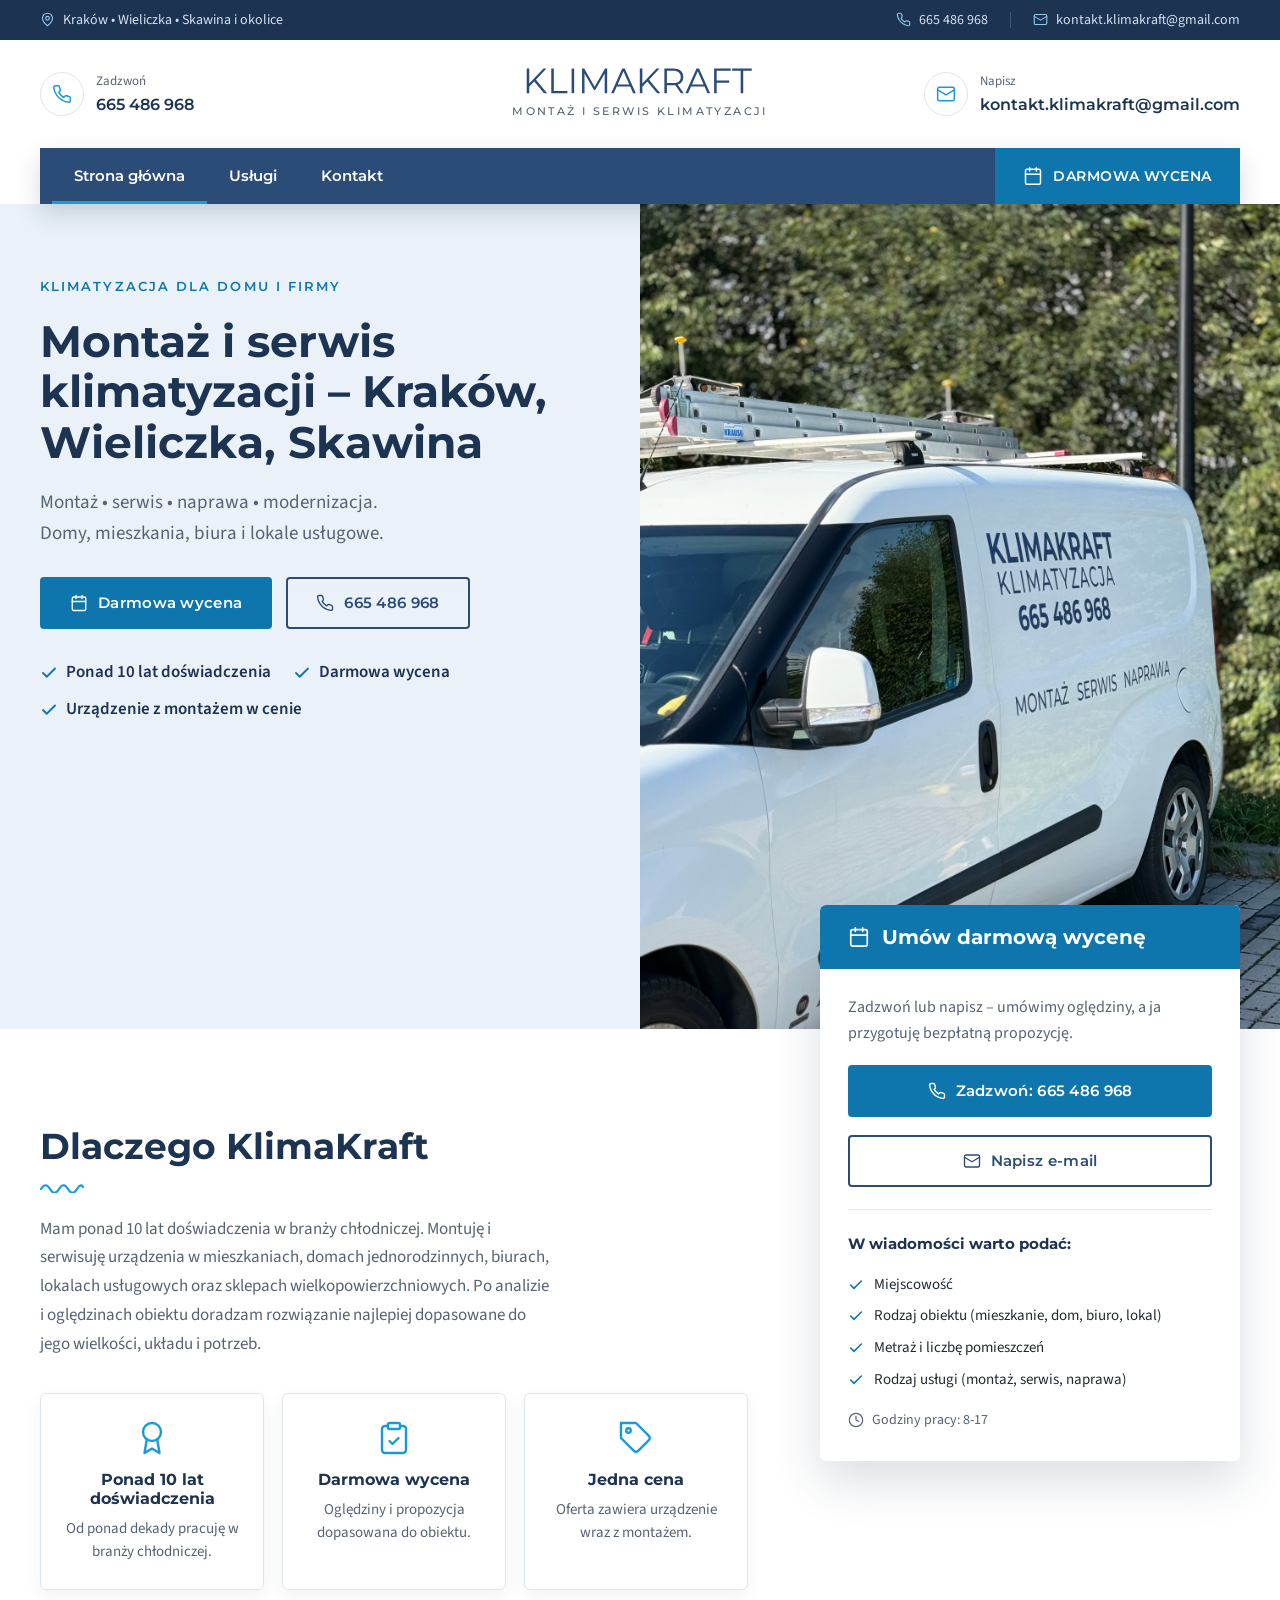
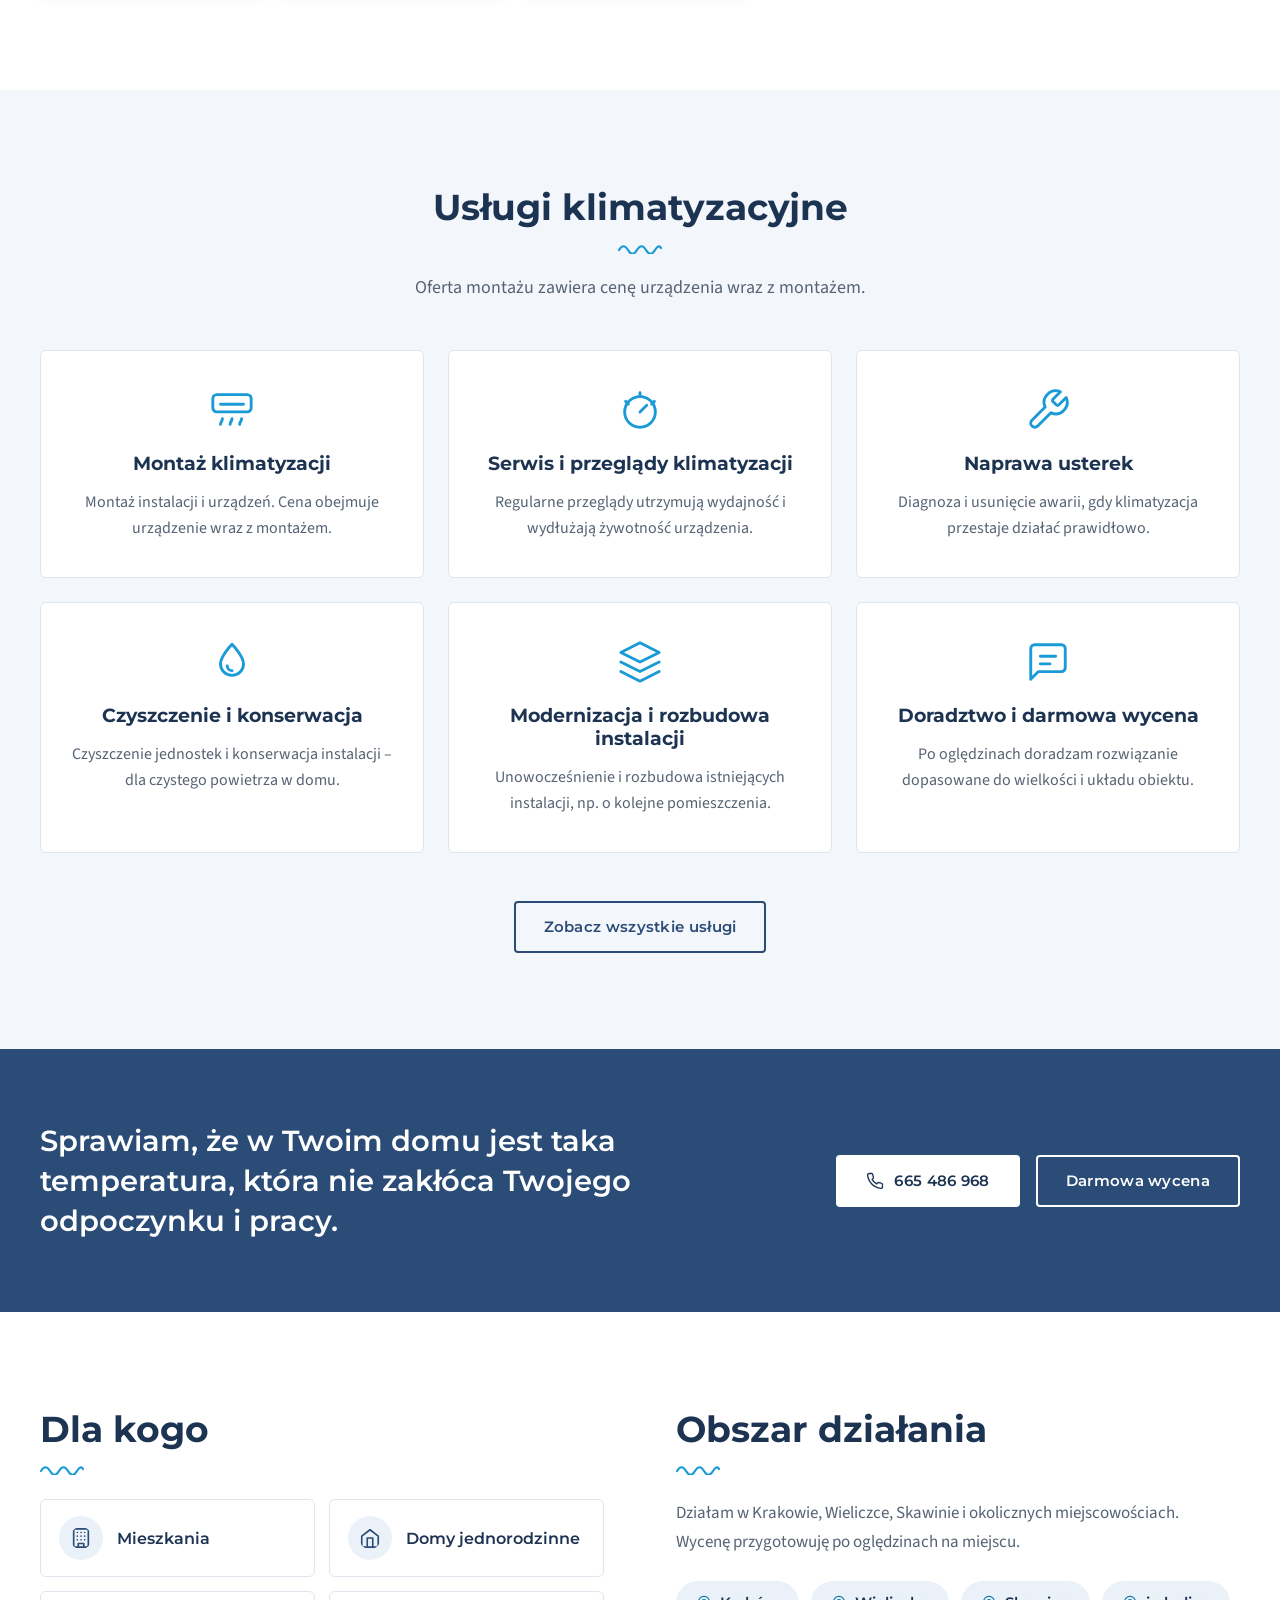
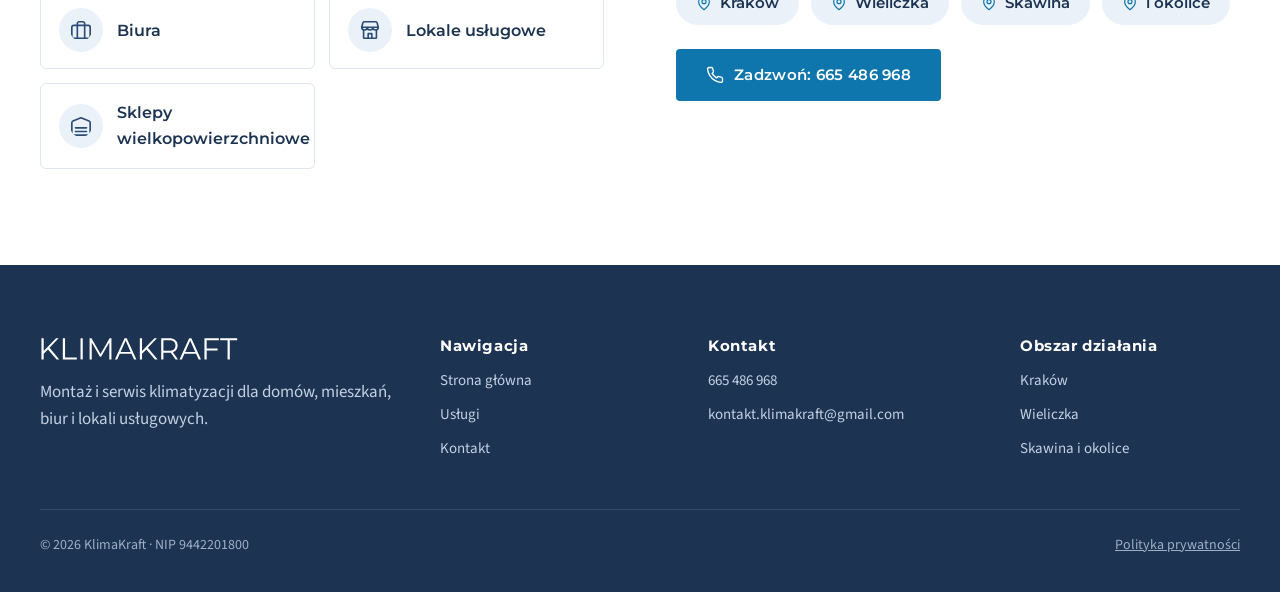
<file: index.html>
<!doctype html>
<html lang="pl">
<head>
<meta charset="utf-8">
<meta name="viewport" content="width=device-width, initial-scale=1, viewport-fit=cover">
<title>Montaż i serwis klimatyzacji Kraków, Wieliczka | KlimaKraft</title>
<meta name="description" content="Montaż, serwis i naprawa klimatyzacji w Krakowie, Wieliczce i Skawinie. Ponad 10 lat doświadczenia. Darmowa wycena – zadzwoń: 665 486 968.">
<meta name="robots" content="index, follow">
<link rel="canonical" href="https://klimakraft.pl/">
<meta name="theme-color" content="#2b4c77">
<meta property="og:type" content="website">
<meta property="og:locale" content="pl_PL">
<meta property="og:site_name" content="KlimaKraft">
<meta property="og:title" content="Montaż i serwis klimatyzacji Kraków, Wieliczka | KlimaKraft">
<meta property="og:description" content="Montaż, serwis i naprawa klimatyzacji w Krakowie, Wieliczce i Skawinie. Ponad 10 lat doświadczenia. Darmowa wycena – zadzwoń: 665 486 968.">
<meta property="og:url" content="https://klimakraft.pl/">
<meta property="og:image" content="https://klimakraft.pl/og-klimakraft.jpg">
<meta property="og:image:width" content="1200">
<meta property="og:image:height" content="630">
<meta name="twitter:card" content="summary_large_image">
<link rel="icon" href="favicon.ico" sizes="32x32">
<link rel="icon" href="favicon.svg" type="image/svg+xml">
<link rel="apple-touch-icon" href="apple-touch-icon.png">
<link rel="preload" href="montserrat-latin-700-normal.woff2" as="font" type="font/woff2" crossorigin>
<link rel="preload" href="source-sans-3-latin-400-normal.woff2" as="font" type="font/woff2" crossorigin>
<link rel="stylesheet" href="style.css">
<script type="application/ld+json">{
 "@context": "https://schema.org",
 "@type": "HVACBusiness",
 "@id": "https://klimakraft.pl/#firma",
 "name": "KlimaKraft",
 "description": "Montaż, serwis, naprawa i modernizacja klimatyzacji w Krakowie, Wieliczce, Skawinie i okolicach.",
 "url": "https://klimakraft.pl/",
 "logo": "https://klimakraft.pl/logo-klimakraft.svg",
 "image": "https://klimakraft.pl/og-klimakraft.jpg",
 "telephone": "+48665486968",
 "email": "kontakt.klimakraft@gmail.com",
 "areaServed": [
  {
   "@type": "City",
   "name": "Kraków"
  },
  {
   "@type": "City",
   "name": "Wieliczka"
  },
  {
   "@type": "City",
   "name": "Skawina"
  }
 ],
 "knowsLanguage": "pl",
 "hasOfferCatalog": {
  "@type": "OfferCatalog",
  "name": "Usługi klimatyzacyjne",
  "itemListElement": [
   {
    "@type": "Offer",
    "itemOffered": {
     "@type": "Service",
     "name": "Montaż klimatyzacji"
    }
   },
   {
    "@type": "Offer",
    "itemOffered": {
     "@type": "Service",
     "name": "Serwis i przeglądy klimatyzacji"
    }
   },
   {
    "@type": "Offer",
    "itemOffered": {
     "@type": "Service",
     "name": "Naprawa usterek"
    }
   },
   {
    "@type": "Offer",
    "itemOffered": {
     "@type": "Service",
     "name": "Czyszczenie i konserwacja"
    }
   },
   {
    "@type": "Offer",
    "itemOffered": {
     "@type": "Service",
     "name": "Modernizacja i rozbudowa instalacji"
    }
   },
   {
    "@type": "Offer",
    "itemOffered": {
     "@type": "Service",
     "name": "Doradztwo i darmowa wycena"
    }
   }
  ]
 }
}</script>
</head>
<body>
<a class="skip" href="#tresc">Przejdź do treści</a>
<div class="topbar">
<div class="wrap topbar__in">
<p class="topbar__area"><svg class="ic" viewBox="0 0 24 24" aria-hidden="true" focusable="false"><path d="M20 10c0 6-8 12-8 12s-8-6-8-12a8 8 0 0 1 16 0Z"/><circle cx="12" cy="10" r="3"/></svg>Kraków • Wieliczka • Skawina i okolice</p>
<p class="topbar__contact"><a href="tel:+48665486968"><svg class="ic" viewBox="0 0 24 24" aria-hidden="true" focusable="false"><path d="M22 16.92v3a2 2 0 0 1-2.18 2 19.79 19.79 0 0 1-8.63-3.07 19.5 19.5 0 0 1-6-6 19.79 19.79 0 0 1-3.07-8.67A2 2 0 0 1 4.11 2h3a2 2 0 0 1 2 1.72c.13.96.36 1.9.7 2.81a2 2 0 0 1-.45 2.11L8.09 9.91a16 16 0 0 0 6 6l1.27-1.27a2 2 0 0 1 2.11-.45c.91.34 1.85.57 2.81.7A2 2 0 0 1 22 16.92z"/></svg>665 486 968</a><span class="sep" aria-hidden="true"></span><a href="mailto:kontakt.klimakraft@gmail.com"><svg class="ic" viewBox="0 0 24 24" aria-hidden="true" focusable="false"><rect x="2" y="4" width="20" height="16" rx="2"/><path d="m22 7-10 6L2 7"/></svg>kontakt.klimakraft@gmail.com</a></p>
</div>
</div>
<header class="header">
<div class="wrap">
<div class="header__main">
<a class="hinfo" href="tel:+48665486968"><span class="hinfo__ic"><svg class="ic" viewBox="0 0 24 24" aria-hidden="true" focusable="false"><path d="M22 16.92v3a2 2 0 0 1-2.18 2 19.79 19.79 0 0 1-8.63-3.07 19.5 19.5 0 0 1-6-6 19.79 19.79 0 0 1-3.07-8.67A2 2 0 0 1 4.11 2h3a2 2 0 0 1 2 1.72c.13.96.36 1.9.7 2.81a2 2 0 0 1-.45 2.11L8.09 9.91a16 16 0 0 0 6 6l1.27-1.27a2 2 0 0 1 2.11-.45c.91.34 1.85.57 2.81.7A2 2 0 0 1 22 16.92z"/></svg></span><span><span class="hinfo__lab">Zadzwoń</span><span class="hinfo__val">665 486 968</span></span></a>
<a class="brand" href="/" aria-label="KlimaKraft – strona główna"><img src="logo-klimakraft.svg" alt="KlimaKraft" width="230" height="27"><span class="brand__tag">Montaż i serwis klimatyzacji</span></a>
<a class="hinfo hinfo--end" href="mailto:kontakt.klimakraft@gmail.com"><span class="hinfo__ic"><svg class="ic" viewBox="0 0 24 24" aria-hidden="true" focusable="false"><rect x="2" y="4" width="20" height="16" rx="2"/><path d="m22 7-10 6L2 7"/></svg></span><span><span class="hinfo__lab">Napisz</span><span class="hinfo__val">kontakt.klimakraft@gmail.com</span></span></a>
</div>
<nav class="navbar" aria-label="Menu główne">
<ul class="navbar__links"><li><a href="/" aria-current="page">Strona główna</a></li><li><a href="/uslugi">Usługi</a></li><li><a href="/kontakt">Kontakt</a></li></ul>
<a class="navbar__cta" href="/kontakt"><svg class="ic" viewBox="0 0 24 24" aria-hidden="true" focusable="false"><rect x="3" y="4" width="18" height="18" rx="2"/><path d="M16 2v4M8 2v4M3 10h18"/></svg>Darmowa wycena</a>
</nav>
</div>
</header>
<main id="tresc">
<section class="hero">
<div class="hero__text">
<p class="eyebrow">Klimatyzacja dla domu i firmy</p>
<h1>Montaż i serwis klimatyzacji – Kraków, Wieliczka, Skawina</h1>
<p class="hero__lead">Montaż • serwis • naprawa • modernizacja.<br>Domy, mieszkania, biura i lokale usługowe.</p>
<div class="hero__actions"><a class="btn btn--primary" href="/kontakt"><svg class="ic" viewBox="0 0 24 24" aria-hidden="true" focusable="false"><rect x="3" y="4" width="18" height="18" rx="2"/><path d="M16 2v4M8 2v4M3 10h18"/></svg>Darmowa wycena</a><a class="btn btn--outline" href="tel:+48665486968"><svg class="ic" viewBox="0 0 24 24" aria-hidden="true" focusable="false"><path d="M22 16.92v3a2 2 0 0 1-2.18 2 19.79 19.79 0 0 1-8.63-3.07 19.5 19.5 0 0 1-6-6 19.79 19.79 0 0 1-3.07-8.67A2 2 0 0 1 4.11 2h3a2 2 0 0 1 2 1.72c.13.96.36 1.9.7 2.81a2 2 0 0 1-.45 2.11L8.09 9.91a16 16 0 0 0 6 6l1.27-1.27a2 2 0 0 1 2.11-.45c.91.34 1.85.57 2.81.7A2 2 0 0 1 22 16.92z"/></svg>665 486 968</a></div>
<ul class="hero__checks"><li><svg class="ic" viewBox="0 0 24 24" aria-hidden="true" focusable="false"><path d="M20 6 9 17l-5-5"/></svg>Ponad 10 lat doświadczenia</li><li><svg class="ic" viewBox="0 0 24 24" aria-hidden="true" focusable="false"><path d="M20 6 9 17l-5-5"/></svg>Darmowa wycena</li><li><svg class="ic" viewBox="0 0 24 24" aria-hidden="true" focusable="false"><path d="M20 6 9 17l-5-5"/></svg>Urządzenie z montażem w cenie</li></ul>
</div>
<picture class="hero__img">
<img src="image00002.jpeg" alt="Opis tego, co widać na zdjęciu – KlimaKraft" width="1600" height="1200" fetchpriority="high">
</picture>
</section>

<section class="why">
<div class="wrap why__grid">
<div class="why__main">
<div class="stitle"><h2>Dlaczego KlimaKraft</h2><svg class="wave" viewBox="0 0 44 10" aria-hidden="true" focusable="false"><path d="M1 6c3-5 6-5 9 0s6 5 9 0 6-5 9 0 6 5 9 0 5-4 6-2"/></svg></div>
<p class="lead">Mam ponad 10 lat doświadczenia w branży chłodniczej. Montuję i serwisuję urządzenia w mieszkaniach, domach jednorodzinnych, biurach, lokalach usługowych oraz sklepach wielkopowierzchniowych. Po analizie i oględzinach obiektu doradzam rozwiązanie najlepiej dopasowane do jego wielkości, układu i potrzeb.</p>
<div class="tiles"><div class="tile"><svg class="ic ic--lg" viewBox="0 0 24 24" aria-hidden="true" focusable="false"><circle cx="12" cy="8" r="6"/><path d="M15.48 12.89 17 22l-5-3-5 3 1.52-9.11"/></svg><h3>Ponad 10 lat doświadczenia</h3><p>Od ponad dekady pracuję w branży chłodniczej.</p></div><div class="tile"><svg class="ic ic--lg" viewBox="0 0 24 24" aria-hidden="true" focusable="false"><rect x="8" y="2" width="8" height="4" rx="1"/><path d="M16 4h2a2 2 0 0 1 2 2v14a2 2 0 0 1-2 2H6a2 2 0 0 1-2-2V6a2 2 0 0 1 2-2h2"/><path d="m9 14 2 2 4-4"/></svg><h3>Darmowa wycena</h3><p>Oględziny i propozycja dopasowana do obiektu.</p></div><div class="tile"><svg class="ic ic--lg" viewBox="0 0 24 24" aria-hidden="true" focusable="false"><path d="M20.59 13.41 13.42 20.58a2 2 0 0 1-2.83 0L2 12V2h10l8.59 8.59a2 2 0 0 1 0 2.82z"/><circle cx="7" cy="7" r="1.5"/></svg><h3>Jedna cena</h3><p>Oferta zawiera urządzenie wraz z montażem.</p></div></div>
</div>
<aside class="qcard" aria-labelledby="wycena">
<div class="qcard__head"><svg class="ic" viewBox="0 0 24 24" aria-hidden="true" focusable="false"><rect x="3" y="4" width="18" height="18" rx="2"/><path d="M16 2v4M8 2v4M3 10h18"/></svg><h2 id="wycena">Umów darmową wycenę</h2></div>
<div class="qcard__body">
<p>Zadzwoń lub napisz – umówimy oględziny, a ja przygotuję bezpłatną propozycję.</p>
<a class="btn btn--primary btn--block" href="tel:+48665486968"><svg class="ic" viewBox="0 0 24 24" aria-hidden="true" focusable="false"><path d="M22 16.92v3a2 2 0 0 1-2.18 2 19.79 19.79 0 0 1-8.63-3.07 19.5 19.5 0 0 1-6-6 19.79 19.79 0 0 1-3.07-8.67A2 2 0 0 1 4.11 2h3a2 2 0 0 1 2 1.72c.13.96.36 1.9.7 2.81a2 2 0 0 1-.45 2.11L8.09 9.91a16 16 0 0 0 6 6l1.27-1.27a2 2 0 0 1 2.11-.45c.91.34 1.85.57 2.81.7A2 2 0 0 1 22 16.92z"/></svg>Zadzwoń: 665 486 968</a>
<a class="btn btn--outline btn--block" href="mailto:kontakt.klimakraft@gmail.com?subject=Zapytanie%20o%20wycen%C4%99%20klimatyzacji"><svg class="ic" viewBox="0 0 24 24" aria-hidden="true" focusable="false"><rect x="2" y="4" width="20" height="16" rx="2"/><path d="m22 7-10 6L2 7"/></svg>Napisz e-mail</a>
<hr>
<p class="qcard__h">W wiadomości warto podać:</p>
<ul class="checks"><li><svg class="ic" viewBox="0 0 24 24" aria-hidden="true" focusable="false"><path d="M20 6 9 17l-5-5"/></svg><span>Miejscowość</span></li><li><svg class="ic" viewBox="0 0 24 24" aria-hidden="true" focusable="false"><path d="M20 6 9 17l-5-5"/></svg><span>Rodzaj obiektu (mieszkanie, dom, biuro, lokal)</span></li><li><svg class="ic" viewBox="0 0 24 24" aria-hidden="true" focusable="false"><path d="M20 6 9 17l-5-5"/></svg><span>Metraż i liczbę pomieszczeń</span></li><li><svg class="ic" viewBox="0 0 24 24" aria-hidden="true" focusable="false"><path d="M20 6 9 17l-5-5"/></svg><span>Rodzaj usługi (montaż, serwis, naprawa)</span></li></ul>
<p class="qcard__note"><svg class="ic" viewBox="0 0 24 24" aria-hidden="true" focusable="false"><circle cx="12" cy="12" r="10"/><path d="M12 6v6l4 2"/></svg>Godziny pracy: 8-17</p>
</div>
</aside>
</div>
</section>

<section class="services">
<div class="wrap">
<div class="stitle stitle--center"><h2>Usługi klimatyzacyjne</h2><svg class="wave" viewBox="0 0 44 10" aria-hidden="true" focusable="false"><path d="M1 6c3-5 6-5 9 0s6 5 9 0 6-5 9 0 6 5 9 0 5-4 6-2"/></svg></div>
<p class="center-sub">Oferta montażu zawiera cenę urządzenia wraz z montażem.</p>
<div class="scards"><article class="scard"><svg class="ic ic--xl" viewBox="0 0 24 24" aria-hidden="true" focusable="false"><rect x="2" y="4" width="20" height="9" rx="2"/><path d="M6 9h12M7 16.5c0 1.2-1 1.8-1 3M12 16.5c0 1.2-1 1.8-1 3M17 16.5c0 1.2-1 1.8-1 3"/></svg><h3>Montaż klimatyzacji</h3><p>Montaż instalacji i urządzeń. Cena obejmuje urządzenie wraz z montażem.</p></article><article class="scard"><svg class="ic ic--xl" viewBox="0 0 24 24" aria-hidden="true" focusable="false"><circle cx="12" cy="13" r="8"/><path d="M12 13l3.5-3.5M12 3v2M4.5 7.5l1.4 1.4M19.5 7.5l-1.4 1.4"/></svg><h3>Serwis i przeglądy klimatyzacji</h3><p>Regularne przeglądy utrzymują wydajność i wydłużają żywotność urządzenia.</p></article><article class="scard"><svg class="ic ic--xl" viewBox="0 0 24 24" aria-hidden="true" focusable="false"><path d="M14.7 6.3a1 1 0 0 0 0 1.4l1.6 1.6a1 1 0 0 0 1.4 0l3.77-3.77a6 6 0 0 1-7.94 7.94l-6.91 6.91a2.12 2.12 0 0 1-3-3l6.91-6.91a6 6 0 0 1 7.94-7.94l-3.76 3.76z"/></svg><h3>Naprawa usterek</h3><p>Diagnoza i usunięcie awarii, gdy klimatyzacja przestaje działać prawidłowo.</p></article><article class="scard"><svg class="ic ic--xl" viewBox="0 0 24 24" aria-hidden="true" focusable="false"><path d="M12 2.7s-6 6.2-6 10.3a6 6 0 0 0 12 0c0-4.1-6-10.3-6-10.3z"/><path d="M9.5 14a2.5 2.5 0 0 0 2.5 2.5"/></svg><h3>Czyszczenie i konserwacja</h3><p>Czyszczenie jednostek i konserwacja instalacji – dla czystego powietrza w domu.</p></article><article class="scard"><svg class="ic ic--xl" viewBox="0 0 24 24" aria-hidden="true" focusable="false"><path d="m12 2 10 5-10 5L2 7l10-5z"/><path d="m2 17 10 5 10-5M2 12l10 5 10-5"/></svg><h3>Modernizacja i rozbudowa instalacji</h3><p>Unowocześnienie i rozbudowa istniejących instalacji, np. o kolejne pomieszczenia.</p></article><article class="scard"><svg class="ic ic--xl" viewBox="0 0 24 24" aria-hidden="true" focusable="false"><path d="M21 15a2 2 0 0 1-2 2H7l-4 4V5a2 2 0 0 1 2-2h14a2 2 0 0 1 2 2z"/><path d="M8 9h8M8 13h5"/></svg><h3>Doradztwo i darmowa wycena</h3><p>Po oględzinach doradzam rozwiązanie dopasowane do wielkości i układu obiektu.</p></article></div>
<p class="center"><a class="btn btn--outline" href="/uslugi">Zobacz wszystkie usługi</a></p>
</div>
</section>

<section class="band" aria-label="Zadzwoń po wycenę">
<div class="wrap band__in">
<p class="band__quote">Sprawiam, że w Twoim domu jest taka temperatura, która nie zakłóca Twojego odpoczynku i pracy.</p>
<div class="band__actions">
<a class="btn btn--white" href="tel:+48665486968"><svg class="ic" viewBox="0 0 24 24" aria-hidden="true" focusable="false"><path d="M22 16.92v3a2 2 0 0 1-2.18 2 19.79 19.79 0 0 1-8.63-3.07 19.5 19.5 0 0 1-6-6 19.79 19.79 0 0 1-3.07-8.67A2 2 0 0 1 4.11 2h3a2 2 0 0 1 2 1.72c.13.96.36 1.9.7 2.81a2 2 0 0 1-.45 2.11L8.09 9.91a16 16 0 0 0 6 6l1.27-1.27a2 2 0 0 1 2.11-.45c.91.34 1.85.57 2.81.7A2 2 0 0 1 22 16.92z"/></svg>665 486 968</a>
<a class="btn btn--ghost" href="/kontakt">Darmowa wycena</a>
</div>
</div>
</section>

<section class="area">
<div class="wrap area__grid">
<div>
<div class="stitle"><h2>Dla kogo</h2><svg class="wave" viewBox="0 0 44 10" aria-hidden="true" focusable="false"><path d="M1 6c3-5 6-5 9 0s6 5 9 0 6-5 9 0 6 5 9 0 5-4 6-2"/></svg></div>
<ul class="whos"><li class="who"><svg class="ic" viewBox="0 0 24 24" aria-hidden="true" focusable="false"><rect x="4" y="2" width="16" height="20" rx="2"/><path d="M9 22v-4h6v4M8 6h.01M12 6h.01M16 6h.01M8 10h.01M12 10h.01M16 10h.01M8 14h.01M12 14h.01M16 14h.01"/></svg><span>Mieszkania</span></li><li class="who"><svg class="ic" viewBox="0 0 24 24" aria-hidden="true" focusable="false"><path d="m3 10 9-7 9 7v10a2 2 0 0 1-2 2H5a2 2 0 0 1-2-2z"/><path d="M9 22V12h6v10"/></svg><span>Domy jednorodzinne</span></li><li class="who"><svg class="ic" viewBox="0 0 24 24" aria-hidden="true" focusable="false"><rect x="2" y="7" width="20" height="14" rx="2"/><path d="M16 21V5a2 2 0 0 0-2-2h-4a2 2 0 0 0-2 2v16"/></svg><span>Biura</span></li><li class="who"><svg class="ic" viewBox="0 0 24 24" aria-hidden="true" focusable="false"><path d="M3 9 4.5 3h15L21 9M3 9h18a3 3 0 0 1-6 0 3 3 0 0 1-6 0 3 3 0 0 1-6 0M5 12v9h14v-9M10 21v-5h4v5"/></svg><span>Lokale usługowe</span></li><li class="who"><svg class="ic" viewBox="0 0 24 24" aria-hidden="true" focusable="false"><path d="M22 8.35V20a2 2 0 0 1-2 2H4a2 2 0 0 1-2-2V8.35A2 2 0 0 1 3.26 6.5l8-3.2a2 2 0 0 1 1.48 0l8 3.2A2 2 0 0 1 22 8.35Z"/><path d="M6 18h12M6 14h12"/></svg><span>Sklepy wielkopowierzchniowe</span></li></ul>
</div>
<div>
<div class="stitle"><h2>Obszar działania</h2><svg class="wave" viewBox="0 0 44 10" aria-hidden="true" focusable="false"><path d="M1 6c3-5 6-5 9 0s6 5 9 0 6-5 9 0 6 5 9 0 5-4 6-2"/></svg></div>
<p class="lead">Działam w Krakowie, Wieliczce, Skawinie i okolicznych miejscowościach. Wycenę przygotowuję po oględzinach na miejscu.</p>
<ul class="chips"><li class="chip"><svg class="ic" viewBox="0 0 24 24" aria-hidden="true" focusable="false"><path d="M20 10c0 6-8 12-8 12s-8-6-8-12a8 8 0 0 1 16 0Z"/><circle cx="12" cy="10" r="3"/></svg>Kraków</li><li class="chip"><svg class="ic" viewBox="0 0 24 24" aria-hidden="true" focusable="false"><path d="M20 10c0 6-8 12-8 12s-8-6-8-12a8 8 0 0 1 16 0Z"/><circle cx="12" cy="10" r="3"/></svg>Wieliczka</li><li class="chip"><svg class="ic" viewBox="0 0 24 24" aria-hidden="true" focusable="false"><path d="M20 10c0 6-8 12-8 12s-8-6-8-12a8 8 0 0 1 16 0Z"/><circle cx="12" cy="10" r="3"/></svg>Skawina</li><li class="chip"><svg class="ic" viewBox="0 0 24 24" aria-hidden="true" focusable="false"><path d="M20 10c0 6-8 12-8 12s-8-6-8-12a8 8 0 0 1 16 0Z"/><circle cx="12" cy="10" r="3"/></svg>i okolice</li></ul>
<p><a class="btn btn--primary" href="tel:+48665486968"><svg class="ic" viewBox="0 0 24 24" aria-hidden="true" focusable="false"><path d="M22 16.92v3a2 2 0 0 1-2.18 2 19.79 19.79 0 0 1-8.63-3.07 19.5 19.5 0 0 1-6-6 19.79 19.79 0 0 1-3.07-8.67A2 2 0 0 1 4.11 2h3a2 2 0 0 1 2 1.72c.13.96.36 1.9.7 2.81a2 2 0 0 1-.45 2.11L8.09 9.91a16 16 0 0 0 6 6l1.27-1.27a2 2 0 0 1 2.11-.45c.91.34 1.85.57 2.81.7A2 2 0 0 1 22 16.92z"/></svg>Zadzwoń: 665 486 968</a></p>
</div>
</div>
</section>
</main>
<footer class="footer">
<div class="wrap">
<div class="footer__grid">
<div class="footer__brand">
<img src="logo-klimakraft-biale.svg" alt="KlimaKraft" width="200" height="24">
<p>Montaż i serwis klimatyzacji dla domów, mieszkań, biur i lokali usługowych.</p>
</div>
<div><h2 class="footer__h">Nawigacja</h2><ul class="footer__list"><li><a href="/">Strona główna</a></li><li><a href="/uslugi">Usługi</a></li><li><a href="/kontakt">Kontakt</a></li></ul></div>
<div><h2 class="footer__h">Kontakt</h2><ul class="footer__list"><li><a href="tel:+48665486968">665 486 968</a></li><li><a href="mailto:kontakt.klimakraft@gmail.com">kontakt.klimakraft@gmail.com</a></li></ul></div>
<div><h2 class="footer__h">Obszar działania</h2><ul class="footer__list"><li>Kraków</li><li>Wieliczka</li><li>Skawina i okolice</li></ul></div>
</div>
<div class="footer__bottom">
<p>© 2026 KlimaKraft · NIP 9442201800</p>
<a href="/polityka-prywatnosci">Polityka prywatności</a>
</div>
</div>
</footer>
<div class="callbar">
<a class="callbar__btn" href="tel:+48665486968"><svg class="ic" viewBox="0 0 24 24" aria-hidden="true" focusable="false"><path d="M22 16.92v3a2 2 0 0 1-2.18 2 19.79 19.79 0 0 1-8.63-3.07 19.5 19.5 0 0 1-6-6 19.79 19.79 0 0 1-3.07-8.67A2 2 0 0 1 4.11 2h3a2 2 0 0 1 2 1.72c.13.96.36 1.9.7 2.81a2 2 0 0 1-.45 2.11L8.09 9.91a16 16 0 0 0 6 6l1.27-1.27a2 2 0 0 1 2.11-.45c.91.34 1.85.57 2.81.7A2 2 0 0 1 22 16.92z"/></svg>Zadzwoń</a>
<a class="callbar__btn callbar__btn--navy" href="/kontakt"><svg class="ic" viewBox="0 0 24 24" aria-hidden="true" focusable="false"><rect x="3" y="4" width="18" height="18" rx="2"/><path d="M16 2v4M8 2v4M3 10h18"/></svg>Wycena</a>
</div>
</body>
</html>
</file>
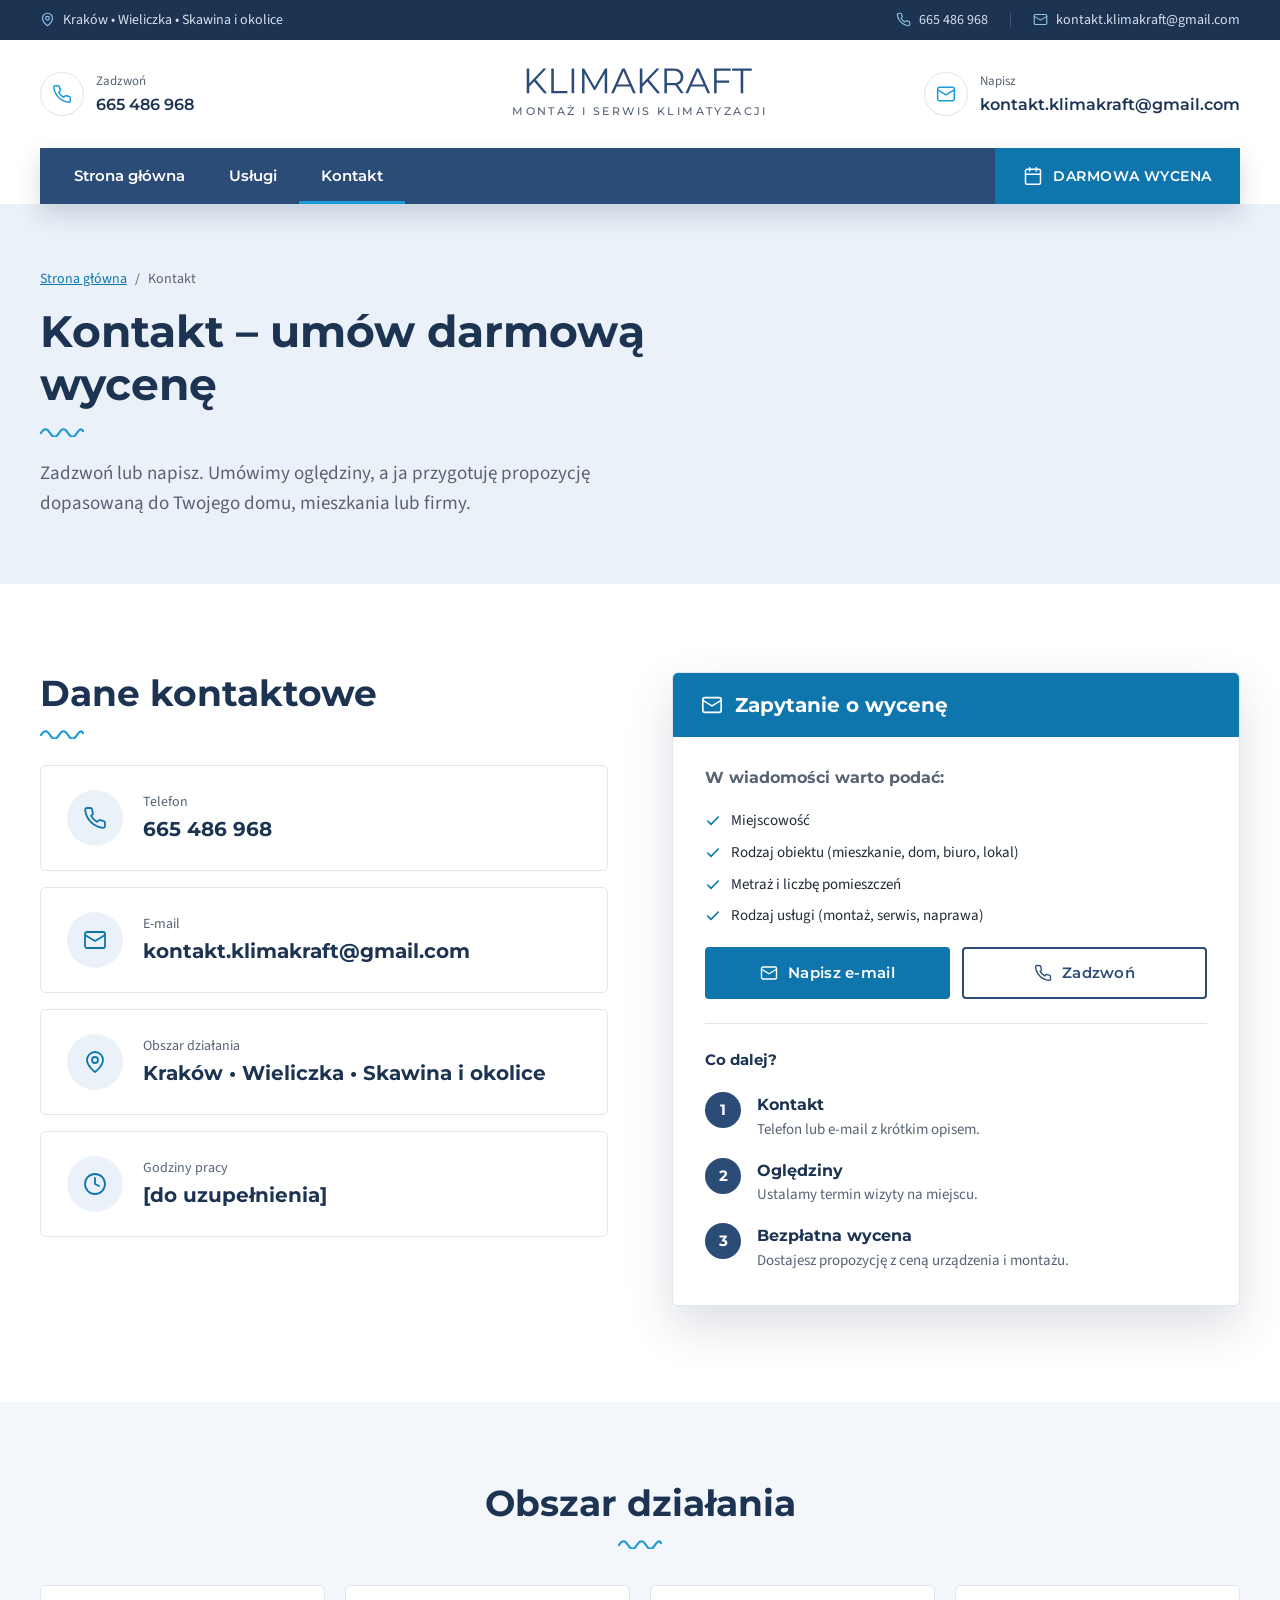
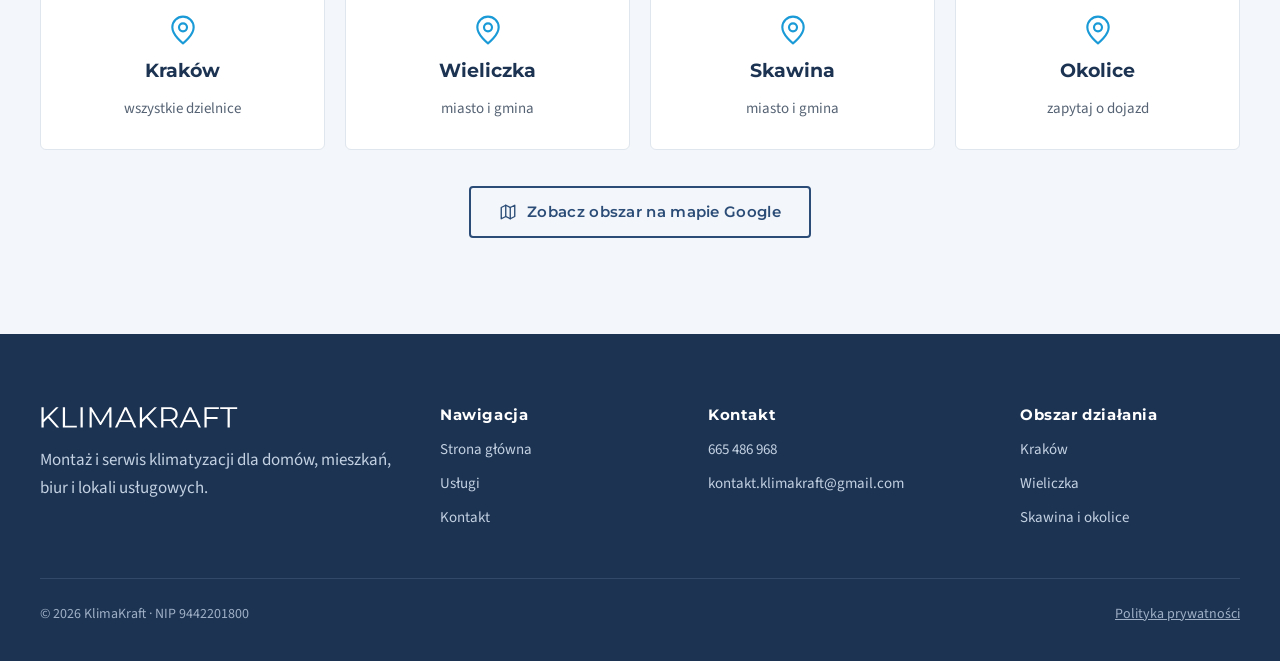
<file: kontakt.html>
<!doctype html>
<html lang="pl">
<head>
<meta charset="utf-8">
<meta name="viewport" content="width=device-width, initial-scale=1, viewport-fit=cover">
<title>Kontakt – klimatyzacja Kraków, Wieliczka | KlimaKraft</title>
<meta name="description" content="Zadzwoń 665 486 968 lub napisz: kontakt.klimakraft@gmail.com. Montaż i serwis klimatyzacji w Krakowie, Wieliczce, Skawinie i okolicach.">
<meta name="robots" content="index, follow">
<link rel="canonical" href="https://klimakraft.pl/kontakt">
<meta name="theme-color" content="#2b4c77">
<meta property="og:type" content="website">
<meta property="og:locale" content="pl_PL">
<meta property="og:site_name" content="KlimaKraft">
<meta property="og:title" content="Kontakt – klimatyzacja Kraków, Wieliczka | KlimaKraft">
<meta property="og:description" content="Zadzwoń 665 486 968 lub napisz: kontakt.klimakraft@gmail.com. Montaż i serwis klimatyzacji w Krakowie, Wieliczce, Skawinie i okolicach.">
<meta property="og:url" content="https://klimakraft.pl/kontakt">
<meta property="og:image" content="https://klimakraft.pl/og-klimakraft.jpg">
<meta property="og:image:width" content="1200">
<meta property="og:image:height" content="630">
<meta name="twitter:card" content="summary_large_image">
<link rel="icon" href="favicon.ico" sizes="32x32">
<link rel="icon" href="favicon.svg" type="image/svg+xml">
<link rel="apple-touch-icon" href="apple-touch-icon.png">
<link rel="preload" href="montserrat-latin-700-normal.woff2" as="font" type="font/woff2" crossorigin>
<link rel="preload" href="source-sans-3-latin-400-normal.woff2" as="font" type="font/woff2" crossorigin>
<link rel="stylesheet" href="style.css">
<script type="application/ld+json">{
 "@context": "https://schema.org",
 "@type": "BreadcrumbList",
 "itemListElement": [
  {
   "@type": "ListItem",
   "position": 1,
   "name": "Strona główna",
   "item": "https://klimakraft.pl/"
  },
  {
   "@type": "ListItem",
   "position": 2,
   "name": "Kontakt",
   "item": "https://klimakraft.pl/kontakt"
  }
 ]
}</script>
</head>
<body>
<a class="skip" href="#tresc">Przejdź do treści</a>
<div class="topbar">
<div class="wrap topbar__in">
<p class="topbar__area"><svg class="ic" viewBox="0 0 24 24" aria-hidden="true" focusable="false"><path d="M20 10c0 6-8 12-8 12s-8-6-8-12a8 8 0 0 1 16 0Z"/><circle cx="12" cy="10" r="3"/></svg>Kraków • Wieliczka • Skawina i okolice</p>
<p class="topbar__contact"><a href="tel:+48665486968"><svg class="ic" viewBox="0 0 24 24" aria-hidden="true" focusable="false"><path d="M22 16.92v3a2 2 0 0 1-2.18 2 19.79 19.79 0 0 1-8.63-3.07 19.5 19.5 0 0 1-6-6 19.79 19.79 0 0 1-3.07-8.67A2 2 0 0 1 4.11 2h3a2 2 0 0 1 2 1.72c.13.96.36 1.9.7 2.81a2 2 0 0 1-.45 2.11L8.09 9.91a16 16 0 0 0 6 6l1.27-1.27a2 2 0 0 1 2.11-.45c.91.34 1.85.57 2.81.7A2 2 0 0 1 22 16.92z"/></svg>665 486 968</a><span class="sep" aria-hidden="true"></span><a href="mailto:kontakt.klimakraft@gmail.com"><svg class="ic" viewBox="0 0 24 24" aria-hidden="true" focusable="false"><rect x="2" y="4" width="20" height="16" rx="2"/><path d="m22 7-10 6L2 7"/></svg>kontakt.klimakraft@gmail.com</a></p>
</div>
</div>
<header class="header">
<div class="wrap">
<div class="header__main">
<a class="hinfo" href="tel:+48665486968"><span class="hinfo__ic"><svg class="ic" viewBox="0 0 24 24" aria-hidden="true" focusable="false"><path d="M22 16.92v3a2 2 0 0 1-2.18 2 19.79 19.79 0 0 1-8.63-3.07 19.5 19.5 0 0 1-6-6 19.79 19.79 0 0 1-3.07-8.67A2 2 0 0 1 4.11 2h3a2 2 0 0 1 2 1.72c.13.96.36 1.9.7 2.81a2 2 0 0 1-.45 2.11L8.09 9.91a16 16 0 0 0 6 6l1.27-1.27a2 2 0 0 1 2.11-.45c.91.34 1.85.57 2.81.7A2 2 0 0 1 22 16.92z"/></svg></span><span><span class="hinfo__lab">Zadzwoń</span><span class="hinfo__val">665 486 968</span></span></a>
<a class="brand" href="/" aria-label="KlimaKraft – strona główna"><img src="logo-klimakraft.svg" alt="KlimaKraft" width="230" height="27"><span class="brand__tag">Montaż i serwis klimatyzacji</span></a>
<a class="hinfo hinfo--end" href="mailto:kontakt.klimakraft@gmail.com"><span class="hinfo__ic"><svg class="ic" viewBox="0 0 24 24" aria-hidden="true" focusable="false"><rect x="2" y="4" width="20" height="16" rx="2"/><path d="m22 7-10 6L2 7"/></svg></span><span><span class="hinfo__lab">Napisz</span><span class="hinfo__val">kontakt.klimakraft@gmail.com</span></span></a>
</div>
<nav class="navbar" aria-label="Menu główne">
<ul class="navbar__links"><li><a href="/">Strona główna</a></li><li><a href="/uslugi">Usługi</a></li><li><a href="/kontakt" aria-current="page">Kontakt</a></li></ul>
<a class="navbar__cta" href="/kontakt"><svg class="ic" viewBox="0 0 24 24" aria-hidden="true" focusable="false"><rect x="3" y="4" width="18" height="18" rx="2"/><path d="M16 2v4M8 2v4M3 10h18"/></svg>Darmowa wycena</a>
</nav>
</div>
</header>
<main id="tresc">
<section class="phero">
<div class="wrap">
<nav class="crumbs" aria-label="Ścieżka"><a href="/">Strona główna</a><span aria-hidden="true">/</span><span aria-current="page">Kontakt</span></nav>
<h1>Kontakt – umów darmową wycenę</h1>
<svg class="wave" viewBox="0 0 44 10" aria-hidden="true" focusable="false"><path d="M1 6c3-5 6-5 9 0s6 5 9 0 6-5 9 0 6 5 9 0 5-4 6-2"/></svg>
<p class="phero__lead">Zadzwoń lub napisz. Umówimy oględziny, a ja przygotuję propozycję dopasowaną do Twojego domu, mieszkania lub firmy.</p>

</div>
</section>
<section class="contact">
<div class="wrap contact__grid">
<div>
<div class="stitle"><h2>Dane kontaktowe</h2><svg class="wave" viewBox="0 0 44 10" aria-hidden="true" focusable="false"><path d="M1 6c3-5 6-5 9 0s6 5 9 0 6-5 9 0 6 5 9 0 5-4 6-2"/></svg></div>
<ul class="ccards"><li class="ccard"><span class="ccard__ic"><svg class="ic" viewBox="0 0 24 24" aria-hidden="true" focusable="false"><path d="M22 16.92v3a2 2 0 0 1-2.18 2 19.79 19.79 0 0 1-8.63-3.07 19.5 19.5 0 0 1-6-6 19.79 19.79 0 0 1-3.07-8.67A2 2 0 0 1 4.11 2h3a2 2 0 0 1 2 1.72c.13.96.36 1.9.7 2.81a2 2 0 0 1-.45 2.11L8.09 9.91a16 16 0 0 0 6 6l1.27-1.27a2 2 0 0 1 2.11-.45c.91.34 1.85.57 2.81.7A2 2 0 0 1 22 16.92z"/></svg></span><span><span class="ccard__lab">Telefon</span><span class="ccard__val"><a href="tel:+48665486968">665 486 968</a></span></span></li><li class="ccard"><span class="ccard__ic"><svg class="ic" viewBox="0 0 24 24" aria-hidden="true" focusable="false"><rect x="2" y="4" width="20" height="16" rx="2"/><path d="m22 7-10 6L2 7"/></svg></span><span><span class="ccard__lab">E-mail</span><span class="ccard__val"><a href="mailto:kontakt.klimakraft@gmail.com">kontakt.klimakraft@gmail.com</a></span></span></li><li class="ccard"><span class="ccard__ic"><svg class="ic" viewBox="0 0 24 24" aria-hidden="true" focusable="false"><path d="M20 10c0 6-8 12-8 12s-8-6-8-12a8 8 0 0 1 16 0Z"/><circle cx="12" cy="10" r="3"/></svg></span><span><span class="ccard__lab">Obszar działania</span><span class="ccard__val">Kraków • Wieliczka • Skawina i okolice</span></span></li><li class="ccard"><span class="ccard__ic"><svg class="ic" viewBox="0 0 24 24" aria-hidden="true" focusable="false"><circle cx="12" cy="12" r="10"/><path d="M12 6v6l4 2"/></svg></span><span><span class="ccard__lab">Godziny pracy</span><span class="ccard__val">[do uzupełnienia]</span></span></li></ul>
</div>
<div class="qbox" aria-labelledby="zapytanie">
<div class="qcard__head"><svg class="ic" viewBox="0 0 24 24" aria-hidden="true" focusable="false"><rect x="2" y="4" width="20" height="16" rx="2"/><path d="m22 7-10 6L2 7"/></svg><h2 id="zapytanie">Zapytanie o wycenę</h2></div>
<div class="qcard__body">
<p class="qcard__h">W wiadomości warto podać:</p>
<ul class="checks"><li><svg class="ic" viewBox="0 0 24 24" aria-hidden="true" focusable="false"><path d="M20 6 9 17l-5-5"/></svg><span>Miejscowość</span></li><li><svg class="ic" viewBox="0 0 24 24" aria-hidden="true" focusable="false"><path d="M20 6 9 17l-5-5"/></svg><span>Rodzaj obiektu (mieszkanie, dom, biuro, lokal)</span></li><li><svg class="ic" viewBox="0 0 24 24" aria-hidden="true" focusable="false"><path d="M20 6 9 17l-5-5"/></svg><span>Metraż i liczbę pomieszczeń</span></li><li><svg class="ic" viewBox="0 0 24 24" aria-hidden="true" focusable="false"><path d="M20 6 9 17l-5-5"/></svg><span>Rodzaj usługi (montaż, serwis, naprawa)</span></li></ul>
<div class="qbox__btns"><a class="btn btn--primary btn--block" href="mailto:kontakt.klimakraft@gmail.com?subject=Zapytanie%20o%20wycen%C4%99%20klimatyzacji"><svg class="ic" viewBox="0 0 24 24" aria-hidden="true" focusable="false"><rect x="2" y="4" width="20" height="16" rx="2"/><path d="m22 7-10 6L2 7"/></svg>Napisz e-mail</a><a class="btn btn--outline btn--block" href="tel:+48665486968"><svg class="ic" viewBox="0 0 24 24" aria-hidden="true" focusable="false"><path d="M22 16.92v3a2 2 0 0 1-2.18 2 19.79 19.79 0 0 1-8.63-3.07 19.5 19.5 0 0 1-6-6 19.79 19.79 0 0 1-3.07-8.67A2 2 0 0 1 4.11 2h3a2 2 0 0 1 2 1.72c.13.96.36 1.9.7 2.81a2 2 0 0 1-.45 2.11L8.09 9.91a16 16 0 0 0 6 6l1.27-1.27a2 2 0 0 1 2.11-.45c.91.34 1.85.57 2.81.7A2 2 0 0 1 22 16.92z"/></svg>Zadzwoń</a></div>
<hr>
<p class="qcard__h">Co dalej?</p>
<ol class="nsteps"><li><span class="nstep" aria-hidden="true">1</span><span><strong>Kontakt</strong><span>Telefon lub e-mail z krótkim opisem.</span></span></li><li><span class="nstep" aria-hidden="true">2</span><span><strong>Oględziny</strong><span>Ustalamy termin wizyty na miejscu.</span></span></li><li><span class="nstep" aria-hidden="true">3</span><span><strong>Bezpłatna wycena</strong><span>Dostajesz propozycję z ceną urządzenia i montażu.</span></span></li></ol>
</div>
</div>
</div>
</section>
<section class="cities">
<div class="wrap">
<div class="stitle stitle--center"><h2>Obszar działania</h2><svg class="wave" viewBox="0 0 44 10" aria-hidden="true" focusable="false"><path d="M1 6c3-5 6-5 9 0s6 5 9 0 6-5 9 0 6 5 9 0 5-4 6-2"/></svg></div>
<ul class="cities__grid"><li class="city"><svg class="ic ic--lg" viewBox="0 0 24 24" aria-hidden="true" focusable="false"><path d="M20 10c0 6-8 12-8 12s-8-6-8-12a8 8 0 0 1 16 0Z"/><circle cx="12" cy="10" r="3"/></svg><strong>Kraków</strong><span>wszystkie dzielnice</span></li><li class="city"><svg class="ic ic--lg" viewBox="0 0 24 24" aria-hidden="true" focusable="false"><path d="M20 10c0 6-8 12-8 12s-8-6-8-12a8 8 0 0 1 16 0Z"/><circle cx="12" cy="10" r="3"/></svg><strong>Wieliczka</strong><span>miasto i gmina</span></li><li class="city"><svg class="ic ic--lg" viewBox="0 0 24 24" aria-hidden="true" focusable="false"><path d="M20 10c0 6-8 12-8 12s-8-6-8-12a8 8 0 0 1 16 0Z"/><circle cx="12" cy="10" r="3"/></svg><strong>Skawina</strong><span>miasto i gmina</span></li><li class="city"><svg class="ic ic--lg" viewBox="0 0 24 24" aria-hidden="true" focusable="false"><path d="M20 10c0 6-8 12-8 12s-8-6-8-12a8 8 0 0 1 16 0Z"/><circle cx="12" cy="10" r="3"/></svg><strong>Okolice</strong><span>zapytaj o dojazd</span></li></ul>
<p class="center"><a class="btn btn--outline" href="https://www.google.com/maps/place/Wieliczka" target="_blank" rel="noopener"><svg class="ic" viewBox="0 0 24 24" aria-hidden="true" focusable="false"><path d="M9 3 3 6v15l6-3 6 3 6-3V3l-6 3-6-3z"/><path d="M9 3v15M15 6v15"/></svg>Zobacz obszar na mapie Google</a></p>
</div>
</section>
</main>
<footer class="footer">
<div class="wrap">
<div class="footer__grid">
<div class="footer__brand">
<img src="logo-klimakraft-biale.svg" alt="KlimaKraft" width="200" height="24">
<p>Montaż i serwis klimatyzacji dla domów, mieszkań, biur i lokali usługowych.</p>
</div>
<div><h2 class="footer__h">Nawigacja</h2><ul class="footer__list"><li><a href="/">Strona główna</a></li><li><a href="/uslugi">Usługi</a></li><li><a href="/kontakt">Kontakt</a></li></ul></div>
<div><h2 class="footer__h">Kontakt</h2><ul class="footer__list"><li><a href="tel:+48665486968">665 486 968</a></li><li><a href="mailto:kontakt.klimakraft@gmail.com">kontakt.klimakraft@gmail.com</a></li></ul></div>
<div><h2 class="footer__h">Obszar działania</h2><ul class="footer__list"><li>Kraków</li><li>Wieliczka</li><li>Skawina i okolice</li></ul></div>
</div>
<div class="footer__bottom">
<p>© 2026 KlimaKraft · NIP 9442201800</p>
<a href="/polityka-prywatnosci">Polityka prywatności</a>
</div>
</div>
</footer>
<div class="callbar">
<a class="callbar__btn" href="tel:+48665486968"><svg class="ic" viewBox="0 0 24 24" aria-hidden="true" focusable="false"><path d="M22 16.92v3a2 2 0 0 1-2.18 2 19.79 19.79 0 0 1-8.63-3.07 19.5 19.5 0 0 1-6-6 19.79 19.79 0 0 1-3.07-8.67A2 2 0 0 1 4.11 2h3a2 2 0 0 1 2 1.72c.13.96.36 1.9.7 2.81a2 2 0 0 1-.45 2.11L8.09 9.91a16 16 0 0 0 6 6l1.27-1.27a2 2 0 0 1 2.11-.45c.91.34 1.85.57 2.81.7A2 2 0 0 1 22 16.92z"/></svg>Zadzwoń</a>
<a class="callbar__btn callbar__btn--navy" href="/kontakt"><svg class="ic" viewBox="0 0 24 24" aria-hidden="true" focusable="false"><rect x="3" y="4" width="18" height="18" rx="2"/><path d="M16 2v4M8 2v4M3 10h18"/></svg>Wycena</a>
</div>
</body>
</html>
</file>
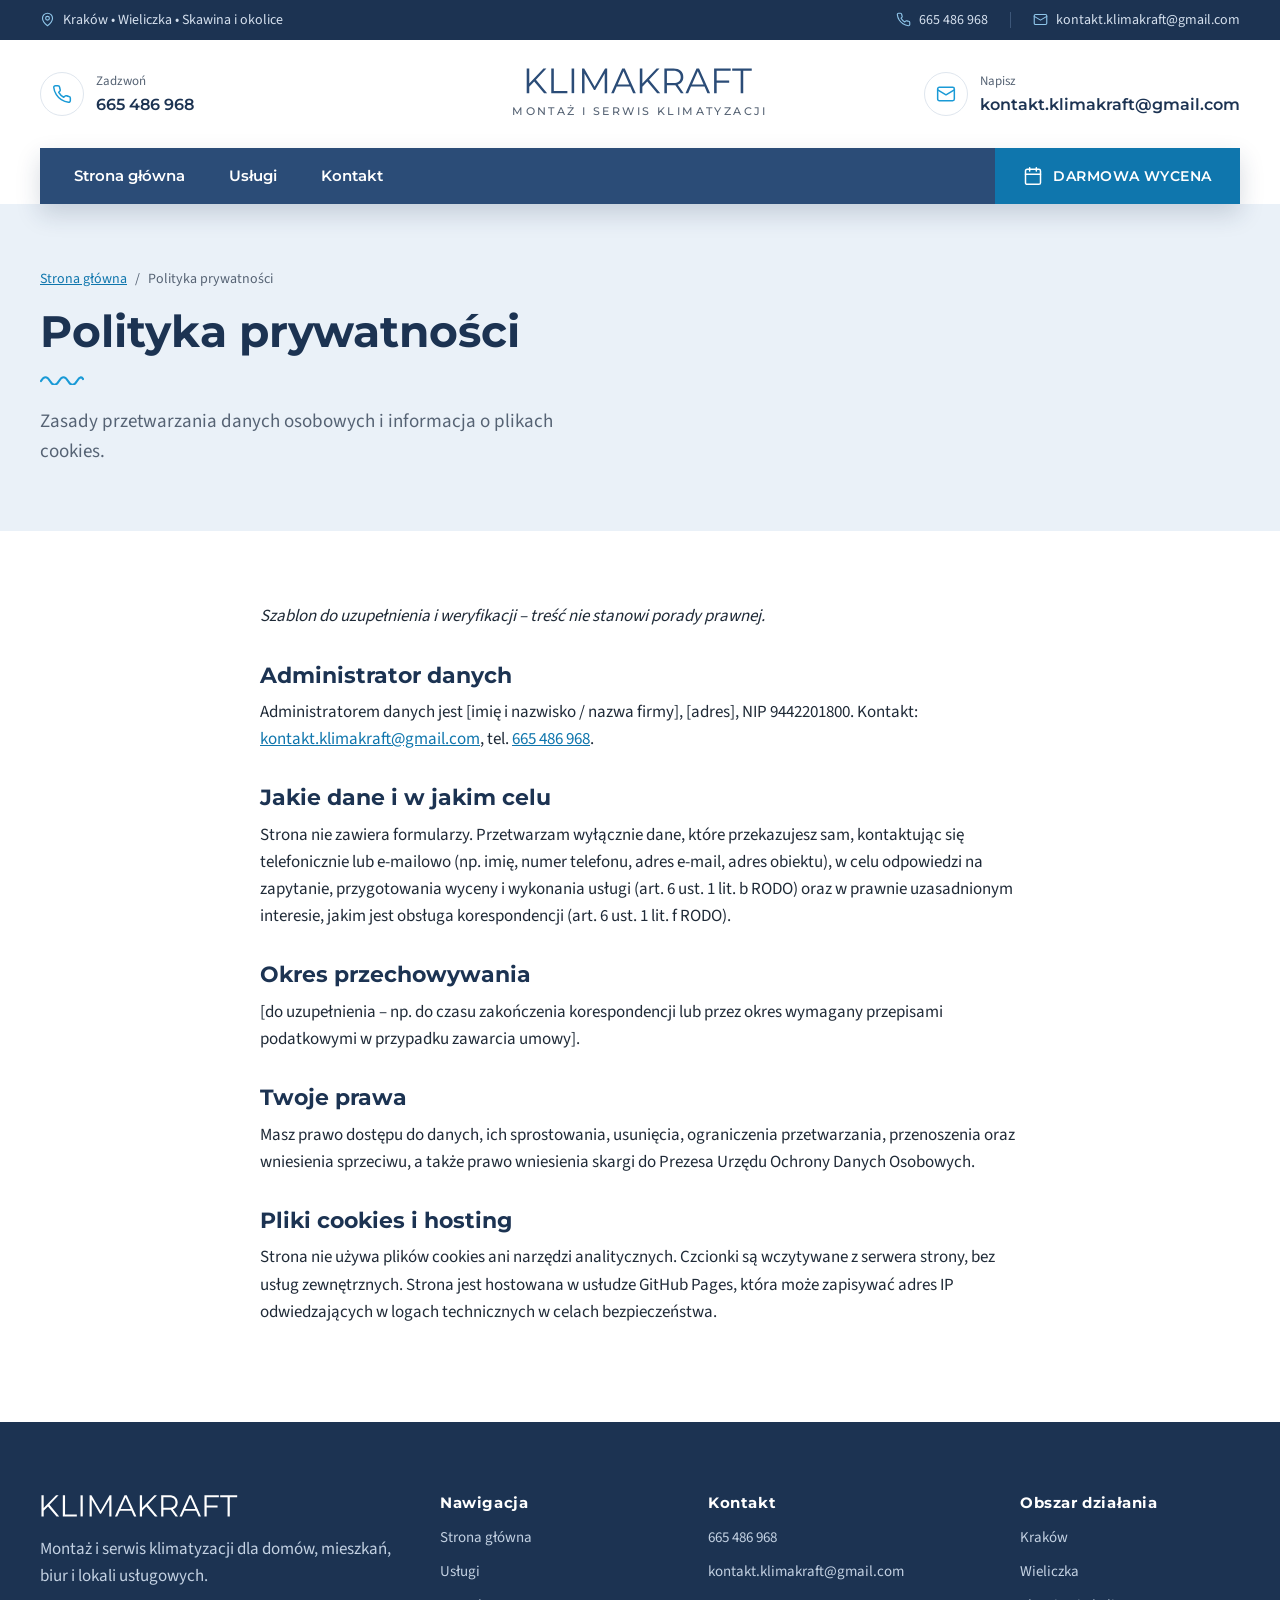
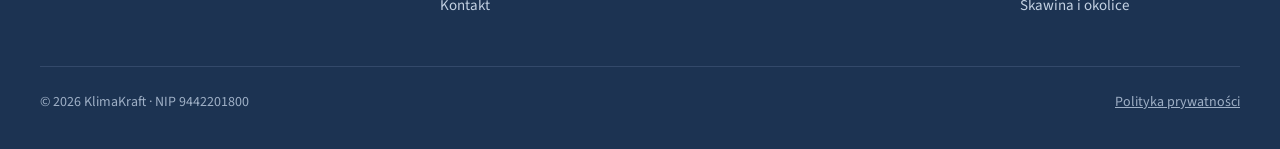
<file: polityka-prywatnosci.html>
<!doctype html>
<html lang="pl">
<head>
<meta charset="utf-8">
<meta name="viewport" content="width=device-width, initial-scale=1, viewport-fit=cover">
<title>Polityka prywatności | KlimaKraft</title>
<meta name="description" content="Polityka prywatności strony KlimaKraft – montaż i serwis klimatyzacji.">
<meta name="robots" content="index, follow">
<link rel="canonical" href="https://klimakraft.pl/polityka-prywatnosci">
<meta name="theme-color" content="#2b4c77">
<meta property="og:type" content="website">
<meta property="og:locale" content="pl_PL">
<meta property="og:site_name" content="KlimaKraft">
<meta property="og:title" content="Polityka prywatności | KlimaKraft">
<meta property="og:description" content="Polityka prywatności strony KlimaKraft – montaż i serwis klimatyzacji.">
<meta property="og:url" content="https://klimakraft.pl/polityka-prywatnosci">
<meta property="og:image" content="https://klimakraft.pl/og-klimakraft.jpg">
<meta property="og:image:width" content="1200">
<meta property="og:image:height" content="630">
<meta name="twitter:card" content="summary_large_image">
<link rel="icon" href="favicon.ico" sizes="32x32">
<link rel="icon" href="favicon.svg" type="image/svg+xml">
<link rel="apple-touch-icon" href="apple-touch-icon.png">
<link rel="preload" href="montserrat-latin-700-normal.woff2" as="font" type="font/woff2" crossorigin>
<link rel="preload" href="source-sans-3-latin-400-normal.woff2" as="font" type="font/woff2" crossorigin>
<link rel="stylesheet" href="style.css">
</head>
<body>
<a class="skip" href="#tresc">Przejdź do treści</a>
<div class="topbar">
<div class="wrap topbar__in">
<p class="topbar__area"><svg class="ic" viewBox="0 0 24 24" aria-hidden="true" focusable="false"><path d="M20 10c0 6-8 12-8 12s-8-6-8-12a8 8 0 0 1 16 0Z"/><circle cx="12" cy="10" r="3"/></svg>Kraków • Wieliczka • Skawina i okolice</p>
<p class="topbar__contact"><a href="tel:+48665486968"><svg class="ic" viewBox="0 0 24 24" aria-hidden="true" focusable="false"><path d="M22 16.92v3a2 2 0 0 1-2.18 2 19.79 19.79 0 0 1-8.63-3.07 19.5 19.5 0 0 1-6-6 19.79 19.79 0 0 1-3.07-8.67A2 2 0 0 1 4.11 2h3a2 2 0 0 1 2 1.72c.13.96.36 1.9.7 2.81a2 2 0 0 1-.45 2.11L8.09 9.91a16 16 0 0 0 6 6l1.27-1.27a2 2 0 0 1 2.11-.45c.91.34 1.85.57 2.81.7A2 2 0 0 1 22 16.92z"/></svg>665 486 968</a><span class="sep" aria-hidden="true"></span><a href="mailto:kontakt.klimakraft@gmail.com"><svg class="ic" viewBox="0 0 24 24" aria-hidden="true" focusable="false"><rect x="2" y="4" width="20" height="16" rx="2"/><path d="m22 7-10 6L2 7"/></svg>kontakt.klimakraft@gmail.com</a></p>
</div>
</div>
<header class="header">
<div class="wrap">
<div class="header__main">
<a class="hinfo" href="tel:+48665486968"><span class="hinfo__ic"><svg class="ic" viewBox="0 0 24 24" aria-hidden="true" focusable="false"><path d="M22 16.92v3a2 2 0 0 1-2.18 2 19.79 19.79 0 0 1-8.63-3.07 19.5 19.5 0 0 1-6-6 19.79 19.79 0 0 1-3.07-8.67A2 2 0 0 1 4.11 2h3a2 2 0 0 1 2 1.72c.13.96.36 1.9.7 2.81a2 2 0 0 1-.45 2.11L8.09 9.91a16 16 0 0 0 6 6l1.27-1.27a2 2 0 0 1 2.11-.45c.91.34 1.85.57 2.81.7A2 2 0 0 1 22 16.92z"/></svg></span><span><span class="hinfo__lab">Zadzwoń</span><span class="hinfo__val">665 486 968</span></span></a>
<a class="brand" href="/" aria-label="KlimaKraft – strona główna"><img src="logo-klimakraft.svg" alt="KlimaKraft" width="230" height="27"><span class="brand__tag">Montaż i serwis klimatyzacji</span></a>
<a class="hinfo hinfo--end" href="mailto:kontakt.klimakraft@gmail.com"><span class="hinfo__ic"><svg class="ic" viewBox="0 0 24 24" aria-hidden="true" focusable="false"><rect x="2" y="4" width="20" height="16" rx="2"/><path d="m22 7-10 6L2 7"/></svg></span><span><span class="hinfo__lab">Napisz</span><span class="hinfo__val">kontakt.klimakraft@gmail.com</span></span></a>
</div>
<nav class="navbar" aria-label="Menu główne">
<ul class="navbar__links"><li><a href="/">Strona główna</a></li><li><a href="/uslugi">Usługi</a></li><li><a href="/kontakt">Kontakt</a></li></ul>
<a class="navbar__cta" href="/kontakt"><svg class="ic" viewBox="0 0 24 24" aria-hidden="true" focusable="false"><rect x="3" y="4" width="18" height="18" rx="2"/><path d="M16 2v4M8 2v4M3 10h18"/></svg>Darmowa wycena</a>
</nav>
</div>
</header>
<main id="tresc">
<section class="phero">
<div class="wrap">
<nav class="crumbs" aria-label="Ścieżka"><a href="/">Strona główna</a><span aria-hidden="true">/</span><span aria-current="page">Polityka prywatności</span></nav>
<h1>Polityka prywatności</h1>
<svg class="wave" viewBox="0 0 44 10" aria-hidden="true" focusable="false"><path d="M1 6c3-5 6-5 9 0s6 5 9 0 6-5 9 0 6 5 9 0 5-4 6-2"/></svg>
<p class="phero__lead">Zasady przetwarzania danych osobowych i informacja o plikach cookies.</p>

</div>
</section>
<section class="prose"><div class="wrap prose__in">
<p><em>Szablon do uzupełnienia i weryfikacji – treść nie stanowi porady prawnej.</em></p>
<h2>Administrator danych</h2>
<p>Administratorem danych jest [imię i nazwisko / nazwa firmy], [adres], NIP 9442201800. Kontakt: <a href="mailto:kontakt.klimakraft@gmail.com">kontakt.klimakraft@gmail.com</a>, tel. <a href="tel:+48665486968">665 486 968</a>.</p>
<h2>Jakie dane i w jakim celu</h2>
<p>Strona nie zawiera formularzy. Przetwarzam wyłącznie dane, które przekazujesz sam, kontaktując się telefonicznie lub e-mailowo (np. imię, numer telefonu, adres e-mail, adres obiektu), w celu odpowiedzi na zapytanie, przygotowania wyceny i wykonania usługi (art. 6 ust. 1 lit. b RODO) oraz w prawnie uzasadnionym interesie, jakim jest obsługa korespondencji (art. 6 ust. 1 lit. f RODO).</p>
<h2>Okres przechowywania</h2>
<p>[do uzupełnienia – np. do czasu zakończenia korespondencji lub przez okres wymagany przepisami podatkowymi w przypadku zawarcia umowy].</p>
<h2>Twoje prawa</h2>
<p>Masz prawo dostępu do danych, ich sprostowania, usunięcia, ograniczenia przetwarzania, przenoszenia oraz wniesienia sprzeciwu, a także prawo wniesienia skargi do Prezesa Urzędu Ochrony Danych Osobowych.</p>
<h2>Pliki cookies i hosting</h2>
<p>Strona nie używa plików cookies ani narzędzi analitycznych. Czcionki są wczytywane z serwera strony, bez usług zewnętrznych. Strona jest hostowana w usłudze GitHub Pages, która może zapisywać adres IP odwiedzających w logach technicznych w celach bezpieczeństwa.</p>
</div></section>
</main>
<footer class="footer">
<div class="wrap">
<div class="footer__grid">
<div class="footer__brand">
<img src="logo-klimakraft-biale.svg" alt="KlimaKraft" width="200" height="24">
<p>Montaż i serwis klimatyzacji dla domów, mieszkań, biur i lokali usługowych.</p>
</div>
<div><h2 class="footer__h">Nawigacja</h2><ul class="footer__list"><li><a href="/">Strona główna</a></li><li><a href="/uslugi">Usługi</a></li><li><a href="/kontakt">Kontakt</a></li></ul></div>
<div><h2 class="footer__h">Kontakt</h2><ul class="footer__list"><li><a href="tel:+48665486968">665 486 968</a></li><li><a href="mailto:kontakt.klimakraft@gmail.com">kontakt.klimakraft@gmail.com</a></li></ul></div>
<div><h2 class="footer__h">Obszar działania</h2><ul class="footer__list"><li>Kraków</li><li>Wieliczka</li><li>Skawina i okolice</li></ul></div>
</div>
<div class="footer__bottom">
<p>© 2026 KlimaKraft · NIP 9442201800</p>
<a href="/polityka-prywatnosci">Polityka prywatności</a>
</div>
</div>
</footer>
<div class="callbar">
<a class="callbar__btn" href="tel:+48665486968"><svg class="ic" viewBox="0 0 24 24" aria-hidden="true" focusable="false"><path d="M22 16.92v3a2 2 0 0 1-2.18 2 19.79 19.79 0 0 1-8.63-3.07 19.5 19.5 0 0 1-6-6 19.79 19.79 0 0 1-3.07-8.67A2 2 0 0 1 4.11 2h3a2 2 0 0 1 2 1.72c.13.96.36 1.9.7 2.81a2 2 0 0 1-.45 2.11L8.09 9.91a16 16 0 0 0 6 6l1.27-1.27a2 2 0 0 1 2.11-.45c.91.34 1.85.57 2.81.7A2 2 0 0 1 22 16.92z"/></svg>Zadzwoń</a>
<a class="callbar__btn callbar__btn--navy" href="/kontakt"><svg class="ic" viewBox="0 0 24 24" aria-hidden="true" focusable="false"><rect x="3" y="4" width="18" height="18" rx="2"/><path d="M16 2v4M8 2v4M3 10h18"/></svg>Wycena</a>
</div>
</body>
</html>
</file>
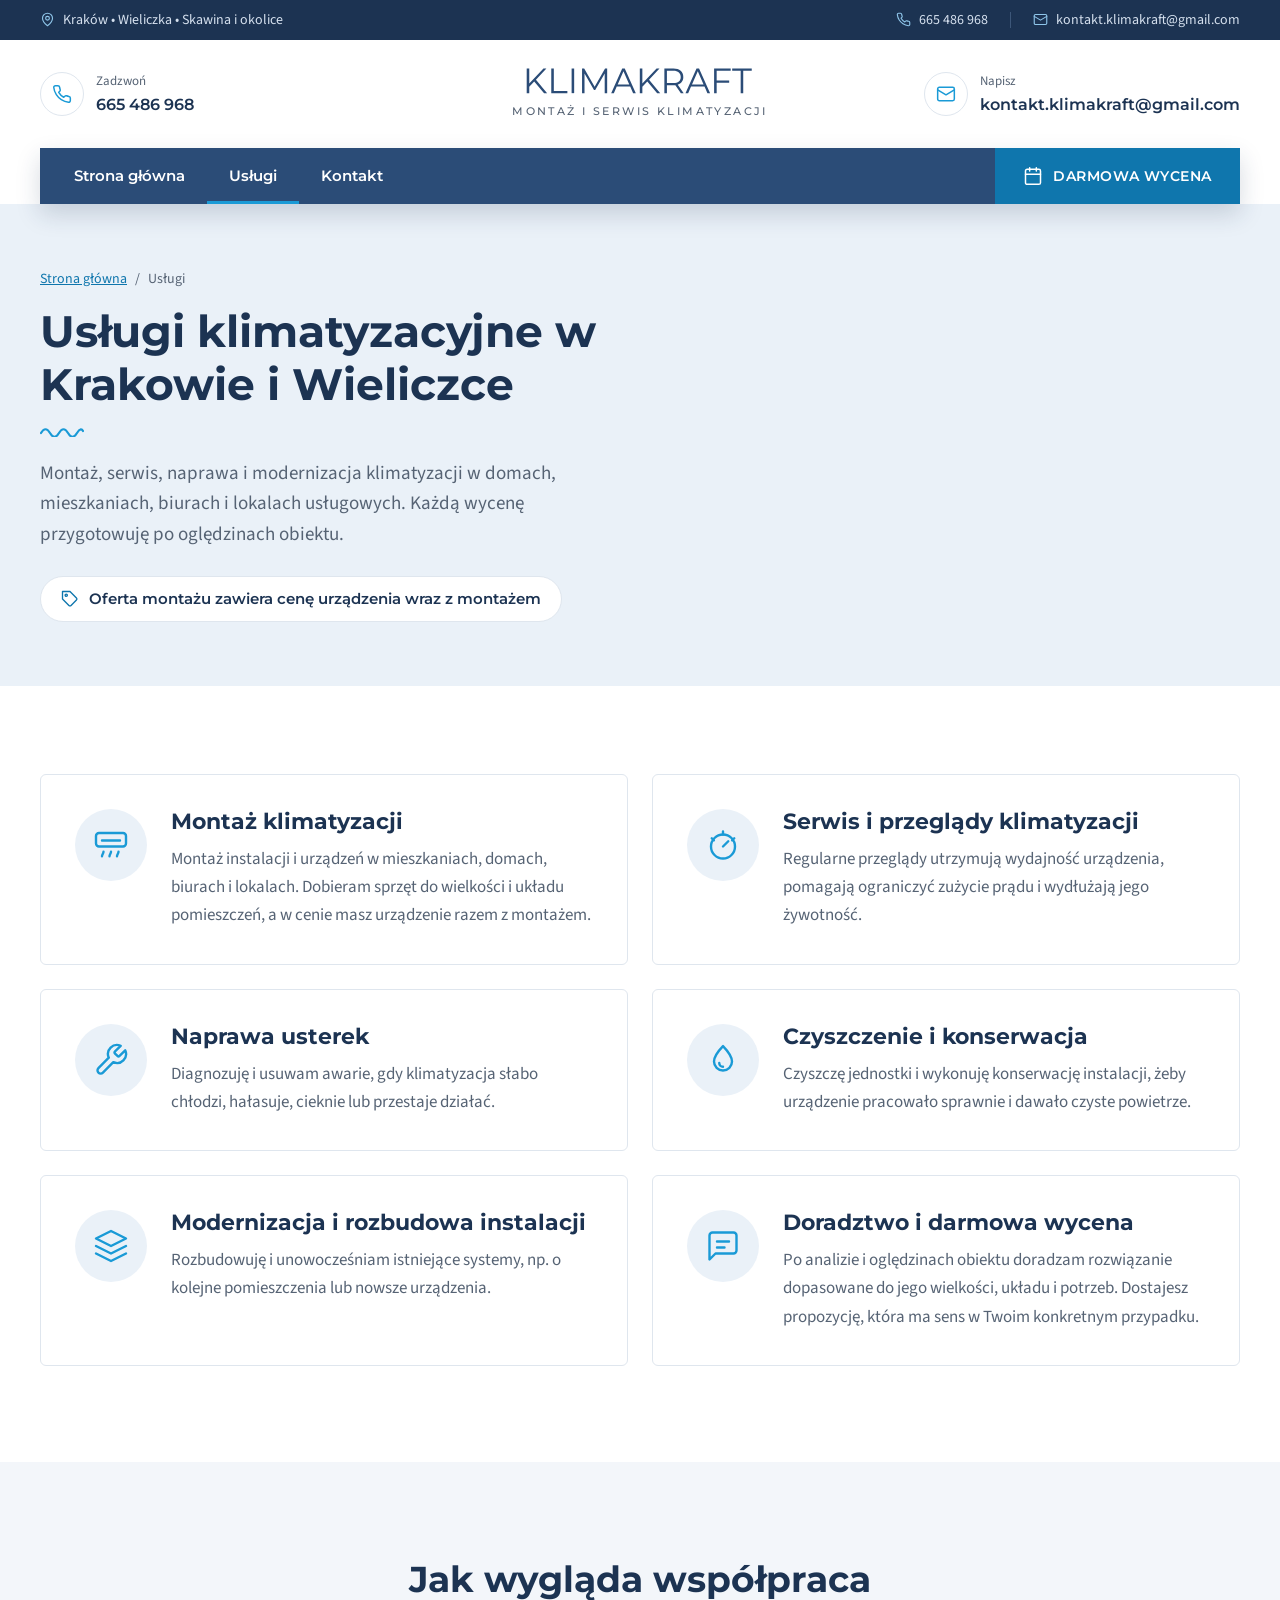
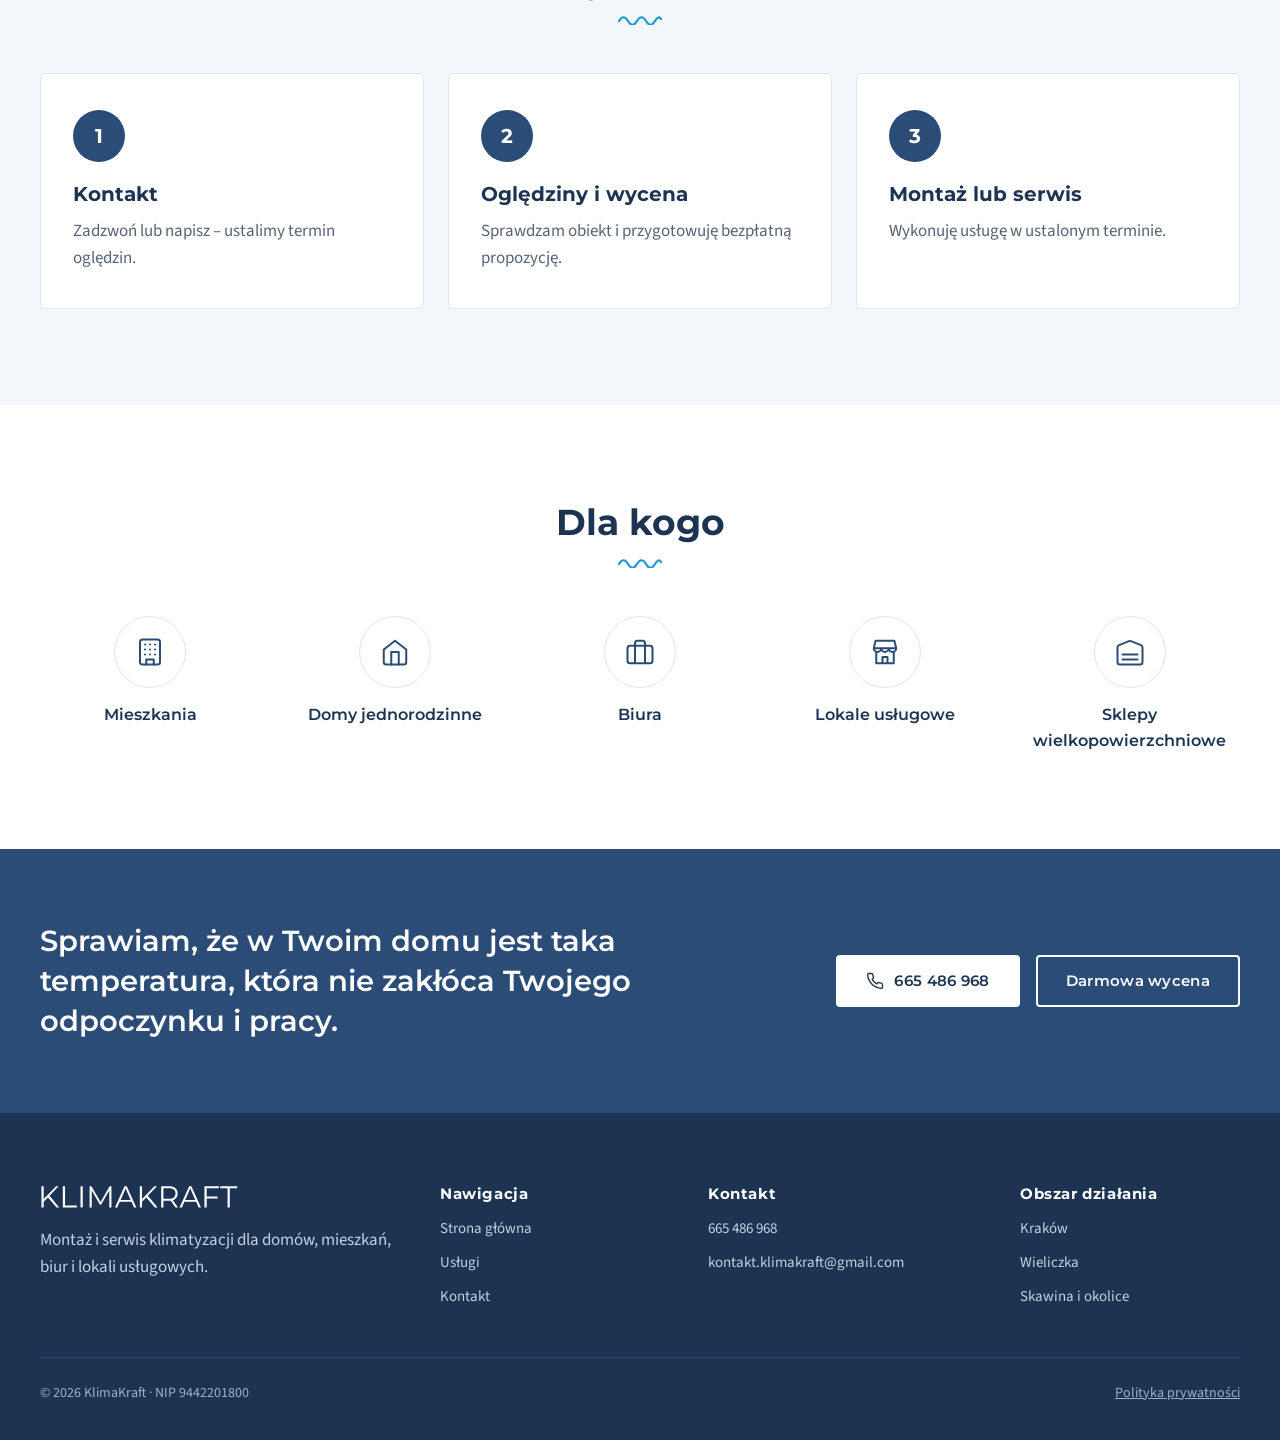
<file: uslugi.html>
<!doctype html>
<html lang="pl">
<head>
<meta charset="utf-8">
<meta name="viewport" content="width=device-width, initial-scale=1, viewport-fit=cover">
<title>Usługi klimatyzacyjne – montaż, serwis, naprawa | KlimaKraft</title>
<meta name="description" content="Montaż klimatyzacji z urządzeniem w cenie, serwis, przeglądy, czyszczenie i naprawy. Kraków, Wieliczka, Skawina. Darmowa wycena po oględzinach.">
<meta name="robots" content="index, follow">
<link rel="canonical" href="https://klimakraft.pl/uslugi">
<meta name="theme-color" content="#2b4c77">
<meta property="og:type" content="website">
<meta property="og:locale" content="pl_PL">
<meta property="og:site_name" content="KlimaKraft">
<meta property="og:title" content="Usługi klimatyzacyjne – montaż, serwis, naprawa | KlimaKraft">
<meta property="og:description" content="Montaż klimatyzacji z urządzeniem w cenie, serwis, przeglądy, czyszczenie i naprawy. Kraków, Wieliczka, Skawina. Darmowa wycena po oględzinach.">
<meta property="og:url" content="https://klimakraft.pl/uslugi">
<meta property="og:image" content="https://klimakraft.pl/og-klimakraft.jpg">
<meta property="og:image:width" content="1200">
<meta property="og:image:height" content="630">
<meta name="twitter:card" content="summary_large_image">
<link rel="icon" href="favicon.ico" sizes="32x32">
<link rel="icon" href="favicon.svg" type="image/svg+xml">
<link rel="apple-touch-icon" href="apple-touch-icon.png">
<link rel="preload" href="montserrat-latin-700-normal.woff2" as="font" type="font/woff2" crossorigin>
<link rel="preload" href="source-sans-3-latin-400-normal.woff2" as="font" type="font/woff2" crossorigin>
<link rel="stylesheet" href="style.css">
<script type="application/ld+json">{
 "@context": "https://schema.org",
 "@type": "BreadcrumbList",
 "itemListElement": [
  {
   "@type": "ListItem",
   "position": 1,
   "name": "Strona główna",
   "item": "https://klimakraft.pl/"
  },
  {
   "@type": "ListItem",
   "position": 2,
   "name": "Usługi",
   "item": "https://klimakraft.pl/uslugi"
  }
 ]
}</script>
</head>
<body>
<a class="skip" href="#tresc">Przejdź do treści</a>
<div class="topbar">
<div class="wrap topbar__in">
<p class="topbar__area"><svg class="ic" viewBox="0 0 24 24" aria-hidden="true" focusable="false"><path d="M20 10c0 6-8 12-8 12s-8-6-8-12a8 8 0 0 1 16 0Z"/><circle cx="12" cy="10" r="3"/></svg>Kraków • Wieliczka • Skawina i okolice</p>
<p class="topbar__contact"><a href="tel:+48665486968"><svg class="ic" viewBox="0 0 24 24" aria-hidden="true" focusable="false"><path d="M22 16.92v3a2 2 0 0 1-2.18 2 19.79 19.79 0 0 1-8.63-3.07 19.5 19.5 0 0 1-6-6 19.79 19.79 0 0 1-3.07-8.67A2 2 0 0 1 4.11 2h3a2 2 0 0 1 2 1.72c.13.96.36 1.9.7 2.81a2 2 0 0 1-.45 2.11L8.09 9.91a16 16 0 0 0 6 6l1.27-1.27a2 2 0 0 1 2.11-.45c.91.34 1.85.57 2.81.7A2 2 0 0 1 22 16.92z"/></svg>665 486 968</a><span class="sep" aria-hidden="true"></span><a href="mailto:kontakt.klimakraft@gmail.com"><svg class="ic" viewBox="0 0 24 24" aria-hidden="true" focusable="false"><rect x="2" y="4" width="20" height="16" rx="2"/><path d="m22 7-10 6L2 7"/></svg>kontakt.klimakraft@gmail.com</a></p>
</div>
</div>
<header class="header">
<div class="wrap">
<div class="header__main">
<a class="hinfo" href="tel:+48665486968"><span class="hinfo__ic"><svg class="ic" viewBox="0 0 24 24" aria-hidden="true" focusable="false"><path d="M22 16.92v3a2 2 0 0 1-2.18 2 19.79 19.79 0 0 1-8.63-3.07 19.5 19.5 0 0 1-6-6 19.79 19.79 0 0 1-3.07-8.67A2 2 0 0 1 4.11 2h3a2 2 0 0 1 2 1.72c.13.96.36 1.9.7 2.81a2 2 0 0 1-.45 2.11L8.09 9.91a16 16 0 0 0 6 6l1.27-1.27a2 2 0 0 1 2.11-.45c.91.34 1.85.57 2.81.7A2 2 0 0 1 22 16.92z"/></svg></span><span><span class="hinfo__lab">Zadzwoń</span><span class="hinfo__val">665 486 968</span></span></a>
<a class="brand" href="/" aria-label="KlimaKraft – strona główna"><img src="logo-klimakraft.svg" alt="KlimaKraft" width="230" height="27"><span class="brand__tag">Montaż i serwis klimatyzacji</span></a>
<a class="hinfo hinfo--end" href="mailto:kontakt.klimakraft@gmail.com"><span class="hinfo__ic"><svg class="ic" viewBox="0 0 24 24" aria-hidden="true" focusable="false"><rect x="2" y="4" width="20" height="16" rx="2"/><path d="m22 7-10 6L2 7"/></svg></span><span><span class="hinfo__lab">Napisz</span><span class="hinfo__val">kontakt.klimakraft@gmail.com</span></span></a>
</div>
<nav class="navbar" aria-label="Menu główne">
<ul class="navbar__links"><li><a href="/">Strona główna</a></li><li><a href="/uslugi" aria-current="page">Usługi</a></li><li><a href="/kontakt">Kontakt</a></li></ul>
<a class="navbar__cta" href="/kontakt"><svg class="ic" viewBox="0 0 24 24" aria-hidden="true" focusable="false"><rect x="3" y="4" width="18" height="18" rx="2"/><path d="M16 2v4M8 2v4M3 10h18"/></svg>Darmowa wycena</a>
</nav>
</div>
</header>
<main id="tresc">
<section class="phero">
<div class="wrap">
<nav class="crumbs" aria-label="Ścieżka"><a href="/">Strona główna</a><span aria-hidden="true">/</span><span aria-current="page">Usługi</span></nav>
<h1>Usługi klimatyzacyjne w Krakowie i Wieliczce</h1>
<svg class="wave" viewBox="0 0 44 10" aria-hidden="true" focusable="false"><path d="M1 6c3-5 6-5 9 0s6 5 9 0 6-5 9 0 6 5 9 0 5-4 6-2"/></svg>
<p class="phero__lead">Montaż, serwis, naprawa i modernizacja klimatyzacji w domach, mieszkaniach, biurach i lokalach usługowych. Każdą wycenę przygotowuję po oględzinach obiektu.</p>
<p class="pill"><svg class="ic" viewBox="0 0 24 24" aria-hidden="true" focusable="false"><path d="M20.59 13.41 13.42 20.58a2 2 0 0 1-2.83 0L2 12V2h10l8.59 8.59a2 2 0 0 1 0 2.82z"/><circle cx="7" cy="7" r="1.5"/></svg>Oferta montażu zawiera cenę urządzenia wraz z montażem</p>
</div>
</section>
<section class="details"><div class="wrap dcards"><article class="dcard"><span class="dcard__ic"><svg class="ic ic--lg" viewBox="0 0 24 24" aria-hidden="true" focusable="false"><rect x="2" y="4" width="20" height="9" rx="2"/><path d="M6 9h12M7 16.5c0 1.2-1 1.8-1 3M12 16.5c0 1.2-1 1.8-1 3M17 16.5c0 1.2-1 1.8-1 3"/></svg></span><div><h2>Montaż klimatyzacji</h2><p>Montaż instalacji i urządzeń w mieszkaniach, domach, biurach i lokalach. Dobieram sprzęt do wielkości i układu pomieszczeń, a w cenie masz urządzenie razem z montażem.</p></div></article><article class="dcard"><span class="dcard__ic"><svg class="ic ic--lg" viewBox="0 0 24 24" aria-hidden="true" focusable="false"><circle cx="12" cy="13" r="8"/><path d="M12 13l3.5-3.5M12 3v2M4.5 7.5l1.4 1.4M19.5 7.5l-1.4 1.4"/></svg></span><div><h2>Serwis i przeglądy klimatyzacji</h2><p>Regularne przeglądy utrzymują wydajność urządzenia, pomagają ograniczyć zużycie prądu i wydłużają jego żywotność.</p></div></article><article class="dcard"><span class="dcard__ic"><svg class="ic ic--lg" viewBox="0 0 24 24" aria-hidden="true" focusable="false"><path d="M14.7 6.3a1 1 0 0 0 0 1.4l1.6 1.6a1 1 0 0 0 1.4 0l3.77-3.77a6 6 0 0 1-7.94 7.94l-6.91 6.91a2.12 2.12 0 0 1-3-3l6.91-6.91a6 6 0 0 1 7.94-7.94l-3.76 3.76z"/></svg></span><div><h2>Naprawa usterek</h2><p>Diagnozuję i usuwam awarie, gdy klimatyzacja słabo chłodzi, hałasuje, cieknie lub przestaje działać.</p></div></article><article class="dcard"><span class="dcard__ic"><svg class="ic ic--lg" viewBox="0 0 24 24" aria-hidden="true" focusable="false"><path d="M12 2.7s-6 6.2-6 10.3a6 6 0 0 0 12 0c0-4.1-6-10.3-6-10.3z"/><path d="M9.5 14a2.5 2.5 0 0 0 2.5 2.5"/></svg></span><div><h2>Czyszczenie i konserwacja</h2><p>Czyszczę jednostki i wykonuję konserwację instalacji, żeby urządzenie pracowało sprawnie i dawało czyste powietrze.</p></div></article><article class="dcard"><span class="dcard__ic"><svg class="ic ic--lg" viewBox="0 0 24 24" aria-hidden="true" focusable="false"><path d="m12 2 10 5-10 5L2 7l10-5z"/><path d="m2 17 10 5 10-5M2 12l10 5 10-5"/></svg></span><div><h2>Modernizacja i rozbudowa instalacji</h2><p>Rozbudowuję i unowocześniam istniejące systemy, np. o kolejne pomieszczenia lub nowsze urządzenia.</p></div></article><article class="dcard"><span class="dcard__ic"><svg class="ic ic--lg" viewBox="0 0 24 24" aria-hidden="true" focusable="false"><path d="M21 15a2 2 0 0 1-2 2H7l-4 4V5a2 2 0 0 1 2-2h14a2 2 0 0 1 2 2z"/><path d="M8 9h8M8 13h5"/></svg></span><div><h2>Doradztwo i darmowa wycena</h2><p>Po analizie i oględzinach obiektu doradzam rozwiązanie dopasowane do jego wielkości, układu i potrzeb. Dostajesz propozycję, która ma sens w Twoim konkretnym przypadku.</p></div></article></div></section>
<section class="process">
<div class="wrap">
<div class="stitle stitle--center"><h2>Jak wygląda współpraca</h2><svg class="wave" viewBox="0 0 44 10" aria-hidden="true" focusable="false"><path d="M1 6c3-5 6-5 9 0s6 5 9 0 6-5 9 0 6 5 9 0 5-4 6-2"/></svg></div>
<ol class="steps"><li class="step"><span class="step__n" aria-hidden="true">1</span><h3>Kontakt</h3><p>Zadzwoń lub napisz – ustalimy termin oględzin.</p></li><li class="step"><span class="step__n" aria-hidden="true">2</span><h3>Oględziny i wycena</h3><p>Sprawdzam obiekt i przygotowuję bezpłatną propozycję.</p></li><li class="step"><span class="step__n" aria-hidden="true">3</span><h3>Montaż lub serwis</h3><p>Wykonuję usługę w ustalonym terminie.</p></li></ol>
</div>
</section>
<section class="forwho">
<div class="wrap">
<div class="stitle stitle--center"><h2>Dla kogo</h2><svg class="wave" viewBox="0 0 44 10" aria-hidden="true" focusable="false"><path d="M1 6c3-5 6-5 9 0s6 5 9 0 6-5 9 0 6 5 9 0 5-4 6-2"/></svg></div>
<ul class="whocs"><li class="whoc"><span><svg class="ic ic--lg" viewBox="0 0 24 24" aria-hidden="true" focusable="false"><rect x="4" y="2" width="16" height="20" rx="2"/><path d="M9 22v-4h6v4M8 6h.01M12 6h.01M16 6h.01M8 10h.01M12 10h.01M16 10h.01M8 14h.01M12 14h.01M16 14h.01"/></svg></span>Mieszkania</li><li class="whoc"><span><svg class="ic ic--lg" viewBox="0 0 24 24" aria-hidden="true" focusable="false"><path d="m3 10 9-7 9 7v10a2 2 0 0 1-2 2H5a2 2 0 0 1-2-2z"/><path d="M9 22V12h6v10"/></svg></span>Domy jednorodzinne</li><li class="whoc"><span><svg class="ic ic--lg" viewBox="0 0 24 24" aria-hidden="true" focusable="false"><rect x="2" y="7" width="20" height="14" rx="2"/><path d="M16 21V5a2 2 0 0 0-2-2h-4a2 2 0 0 0-2 2v16"/></svg></span>Biura</li><li class="whoc"><span><svg class="ic ic--lg" viewBox="0 0 24 24" aria-hidden="true" focusable="false"><path d="M3 9 4.5 3h15L21 9M3 9h18a3 3 0 0 1-6 0 3 3 0 0 1-6 0 3 3 0 0 1-6 0M5 12v9h14v-9M10 21v-5h4v5"/></svg></span>Lokale usługowe</li><li class="whoc"><span><svg class="ic ic--lg" viewBox="0 0 24 24" aria-hidden="true" focusable="false"><path d="M22 8.35V20a2 2 0 0 1-2 2H4a2 2 0 0 1-2-2V8.35A2 2 0 0 1 3.26 6.5l8-3.2a2 2 0 0 1 1.48 0l8 3.2A2 2 0 0 1 22 8.35Z"/><path d="M6 18h12M6 14h12"/></svg></span>Sklepy wielkopowierzchniowe</li></ul>
</div>
</section>
<section class="band" aria-label="Zadzwoń po wycenę">
<div class="wrap band__in">
<p class="band__quote">Sprawiam, że w Twoim domu jest taka temperatura, która nie zakłóca Twojego odpoczynku i pracy.</p>
<div class="band__actions">
<a class="btn btn--white" href="tel:+48665486968"><svg class="ic" viewBox="0 0 24 24" aria-hidden="true" focusable="false"><path d="M22 16.92v3a2 2 0 0 1-2.18 2 19.79 19.79 0 0 1-8.63-3.07 19.5 19.5 0 0 1-6-6 19.79 19.79 0 0 1-3.07-8.67A2 2 0 0 1 4.11 2h3a2 2 0 0 1 2 1.72c.13.96.36 1.9.7 2.81a2 2 0 0 1-.45 2.11L8.09 9.91a16 16 0 0 0 6 6l1.27-1.27a2 2 0 0 1 2.11-.45c.91.34 1.85.57 2.81.7A2 2 0 0 1 22 16.92z"/></svg>665 486 968</a>
<a class="btn btn--ghost" href="/kontakt">Darmowa wycena</a>
</div>
</div>
</section>
</main>
<footer class="footer">
<div class="wrap">
<div class="footer__grid">
<div class="footer__brand">
<img src="logo-klimakraft-biale.svg" alt="KlimaKraft" width="200" height="24">
<p>Montaż i serwis klimatyzacji dla domów, mieszkań, biur i lokali usługowych.</p>
</div>
<div><h2 class="footer__h">Nawigacja</h2><ul class="footer__list"><li><a href="/">Strona główna</a></li><li><a href="/uslugi">Usługi</a></li><li><a href="/kontakt">Kontakt</a></li></ul></div>
<div><h2 class="footer__h">Kontakt</h2><ul class="footer__list"><li><a href="tel:+48665486968">665 486 968</a></li><li><a href="mailto:kontakt.klimakraft@gmail.com">kontakt.klimakraft@gmail.com</a></li></ul></div>
<div><h2 class="footer__h">Obszar działania</h2><ul class="footer__list"><li>Kraków</li><li>Wieliczka</li><li>Skawina i okolice</li></ul></div>
</div>
<div class="footer__bottom">
<p>© 2026 KlimaKraft · NIP 9442201800</p>
<a href="/polityka-prywatnosci">Polityka prywatności</a>
</div>
</div>
</footer>
<div class="callbar">
<a class="callbar__btn" href="tel:+48665486968"><svg class="ic" viewBox="0 0 24 24" aria-hidden="true" focusable="false"><path d="M22 16.92v3a2 2 0 0 1-2.18 2 19.79 19.79 0 0 1-8.63-3.07 19.5 19.5 0 0 1-6-6 19.79 19.79 0 0 1-3.07-8.67A2 2 0 0 1 4.11 2h3a2 2 0 0 1 2 1.72c.13.96.36 1.9.7 2.81a2 2 0 0 1-.45 2.11L8.09 9.91a16 16 0 0 0 6 6l1.27-1.27a2 2 0 0 1 2.11-.45c.91.34 1.85.57 2.81.7A2 2 0 0 1 22 16.92z"/></svg>Zadzwoń</a>
<a class="callbar__btn callbar__btn--navy" href="/kontakt"><svg class="ic" viewBox="0 0 24 24" aria-hidden="true" focusable="false"><rect x="3" y="4" width="18" height="18" rx="2"/><path d="M16 2v4M8 2v4M3 10h18"/></svg>Wycena</a>
</div>
</body>
</html>
</file>
<file: style.css>
/* KlimaKraft – style.css */

/* Fonts (self-hosted, SIL OFL) */
@font-face{font-family:'Montserrat';font-style:normal;font-weight:500;font-display:swap;src:url('montserrat-latin-ext-500-normal.woff2') format('woff2');unicode-range:U+0100-02BA,U+02BD-02C5,U+02C7-02CC,U+02CE-02D7,U+02DD-02FF,U+0304,U+0308,U+0329,U+1D00-1DBF,U+1E00-1E9F,U+1EF2-1EFF,U+2020,U+20A0-20AB,U+20AD-20C0,U+2113,U+2C60-2C7F,U+A720-A7FF}
@font-face{font-family:'Montserrat';font-style:normal;font-weight:500;font-display:swap;src:url('montserrat-latin-500-normal.woff2') format('woff2');unicode-range:U+0000-00FF,U+0131,U+0152-0153,U+02BB-02BC,U+02C6,U+02DA,U+02DC,U+0304,U+0308,U+0329,U+2000-206F,U+20AC,U+2122,U+2191,U+2193,U+2212,U+2215,U+FEFF,U+FFFD}
@font-face{font-family:'Montserrat';font-style:normal;font-weight:600;font-display:swap;src:url('montserrat-latin-ext-600-normal.woff2') format('woff2');unicode-range:U+0100-02BA,U+02BD-02C5,U+02C7-02CC,U+02CE-02D7,U+02DD-02FF,U+0304,U+0308,U+0329,U+1D00-1DBF,U+1E00-1E9F,U+1EF2-1EFF,U+2020,U+20A0-20AB,U+20AD-20C0,U+2113,U+2C60-2C7F,U+A720-A7FF}
@font-face{font-family:'Montserrat';font-style:normal;font-weight:600;font-display:swap;src:url('montserrat-latin-600-normal.woff2') format('woff2');unicode-range:U+0000-00FF,U+0131,U+0152-0153,U+02BB-02BC,U+02C6,U+02DA,U+02DC,U+0304,U+0308,U+0329,U+2000-206F,U+20AC,U+2122,U+2191,U+2193,U+2212,U+2215,U+FEFF,U+FFFD}
@font-face{font-family:'Montserrat';font-style:normal;font-weight:700;font-display:swap;src:url('montserrat-latin-ext-700-normal.woff2') format('woff2');unicode-range:U+0100-02BA,U+02BD-02C5,U+02C7-02CC,U+02CE-02D7,U+02DD-02FF,U+0304,U+0308,U+0329,U+1D00-1DBF,U+1E00-1E9F,U+1EF2-1EFF,U+2020,U+20A0-20AB,U+20AD-20C0,U+2113,U+2C60-2C7F,U+A720-A7FF}
@font-face{font-family:'Montserrat';font-style:normal;font-weight:700;font-display:swap;src:url('montserrat-latin-700-normal.woff2') format('woff2');unicode-range:U+0000-00FF,U+0131,U+0152-0153,U+02BB-02BC,U+02C6,U+02DA,U+02DC,U+0304,U+0308,U+0329,U+2000-206F,U+20AC,U+2122,U+2191,U+2193,U+2212,U+2215,U+FEFF,U+FFFD}
@font-face{font-family:'Source Sans 3';font-style:normal;font-weight:400;font-display:swap;src:url('source-sans-3-latin-ext-400-normal.woff2') format('woff2');unicode-range:U+0100-02BA,U+02BD-02C5,U+02C7-02CC,U+02CE-02D7,U+02DD-02FF,U+0304,U+0308,U+0329,U+1D00-1DBF,U+1E00-1E9F,U+1EF2-1EFF,U+2020,U+20A0-20AB,U+20AD-20C0,U+2113,U+2C60-2C7F,U+A720-A7FF}
@font-face{font-family:'Source Sans 3';font-style:normal;font-weight:400;font-display:swap;src:url('source-sans-3-latin-400-normal.woff2') format('woff2');unicode-range:U+0000-00FF,U+0131,U+0152-0153,U+02BB-02BC,U+02C6,U+02DA,U+02DC,U+0304,U+0308,U+0329,U+2000-206F,U+20AC,U+2122,U+2191,U+2193,U+2212,U+2215,U+FEFF,U+FFFD}
@font-face{font-family:'Source Sans 3';font-style:normal;font-weight:600;font-display:swap;src:url('source-sans-3-latin-ext-600-normal.woff2') format('woff2');unicode-range:U+0100-02BA,U+02BD-02C5,U+02C7-02CC,U+02CE-02D7,U+02DD-02FF,U+0304,U+0308,U+0329,U+1D00-1DBF,U+1E00-1E9F,U+1EF2-1EFF,U+2020,U+20A0-20AB,U+20AD-20C0,U+2113,U+2C60-2C7F,U+A720-A7FF}
@font-face{font-family:'Source Sans 3';font-style:normal;font-weight:600;font-display:swap;src:url('source-sans-3-latin-600-normal.woff2') format('woff2');unicode-range:U+0000-00FF,U+0131,U+0152-0153,U+02BB-02BC,U+02C6,U+02DA,U+02DC,U+0304,U+0308,U+0329,U+2000-206F,U+20AC,U+2122,U+2191,U+2193,U+2212,U+2215,U+FEFF,U+FFFD}

/* ---------- Tokens ---------- */
:root{
  --navy:#2b4c77;      /* kolor logo */
  --dark:#1c3352;
  --accent:#1a9ad6;    /* ikony, dekoracje */
  --btn:#0f76ad;       /* przyciski (kontrast z białym tekstem) */
  --ink:#1f2a37;
  --muted:#566374;
  --light:#f3f6fa;
  --sky:#eaf1f8;
  --line:#dfe6ee;
  --radius:6px;
  --shadow:0 20px 48px rgba(28,51,82,.16);
  --f-head:'Montserrat','Segoe UI',system-ui,sans-serif;
  --f-body:'Source Sans 3','Segoe UI',system-ui,sans-serif;
}

/* ---------- Base ---------- */
*,*::before,*::after{box-sizing:border-box}
html{-webkit-text-size-adjust:100%;scroll-behavior:smooth}
body{margin:0;font-family:var(--f-body);font-size:17px;line-height:1.6;color:var(--ink);background:#fff}
img{max-width:100%;height:auto;display:block}
a{color:var(--btn)}
a:hover{color:var(--navy)}
h1,h2,h3{font-family:var(--f-head);color:var(--dark);line-height:1.2;margin:0}
p,ul,ol{margin:0}
ul,ol{padding:0;list-style:none}
hr{border:0;height:1px;background:var(--line);margin:4px 0}
:focus-visible{outline:3px solid var(--accent);outline-offset:3px}
@media (prefers-reduced-motion:reduce){html{scroll-behavior:auto}}

.wrap{width:min(1200px,100% - 40px);margin-inline:auto}
.skip{position:absolute;left:-9999px;top:8px;background:#fff;padding:10px 16px;z-index:100;border-radius:4px}
.skip:focus{left:8px}
.center{text-align:center}

/* Icons */
.ic{width:20px;height:20px;flex-shrink:0;fill:none;stroke:currentColor;stroke-width:1.8;stroke-linecap:round;stroke-linejoin:round}
.ic--lg{width:36px;height:36px;stroke-width:1.6}
.ic--xl{width:46px;height:46px;stroke-width:1.5}
.wave{display:block;width:44px;height:10px;margin-top:14px;fill:none;stroke:var(--accent);stroke-width:2.2;stroke-linecap:round}

/* Buttons */
.btn{display:inline-flex;align-items:center;justify-content:center;gap:10px;min-height:52px;padding:0 28px;border:2px solid transparent;border-radius:4px;font-family:var(--f-head);font-weight:600;font-size:15px;letter-spacing:.02em;text-decoration:none;white-space:nowrap;transition:background-color .15s,color .15s}
.btn .ic{width:18px;height:18px}
.btn--primary{background:var(--btn);border-color:var(--btn);color:#fff}
.btn--primary:hover{background:var(--navy);border-color:var(--navy);color:#fff}
.btn--outline{background:transparent;border-color:var(--navy);color:var(--navy)}
.btn--outline:hover{background:var(--navy);color:#fff}
.btn--white{background:#fff;border-color:#fff;color:var(--dark)}
.btn--white:hover{background:var(--sky);color:var(--dark)}
.btn--ghost{background:transparent;border-color:#fff;color:#fff}
.btn--ghost:hover{background:#fff;color:var(--dark)}
.btn--block{display:flex;width:100%}

/* Section titles */
.stitle h2{font-size:clamp(26px,3vw,36px);font-weight:700}
.stitle--center{text-align:center}
.stitle--center .wave{margin-inline:auto}
.eyebrow{font-family:var(--f-head);font-weight:600;font-size:13px;letter-spacing:.16em;text-transform:uppercase;color:var(--btn)}
.lead{color:var(--muted);font-size:17px;line-height:1.7;max-width:64ch}

/* ---------- Top bar ---------- */
.topbar{background:var(--dark);color:#d5e0ee;font-size:14px}
.topbar__in{min-height:40px;display:flex;align-items:center;justify-content:space-between;gap:16px}
.topbar p{display:flex;align-items:center;gap:8px}
.topbar .ic{width:15px;height:15px;color:#8fc6ea}
.topbar__contact{gap:22px!important}
.topbar a{color:#d5e0ee;text-decoration:none;display:inline-flex;align-items:center;gap:8px}
.topbar a:hover{color:#fff}
.sep{width:1px;height:16px;background:#3d5779}

/* ---------- Header ---------- */
.header{position:relative;z-index:2;background:#fff}
.header__main{min-height:108px;display:grid;grid-template-columns:1fr auto 1fr;align-items:center;gap:24px}
.hinfo{display:flex;align-items:center;gap:12px;text-decoration:none}
.hinfo--end{justify-self:end}
.hinfo__ic{width:44px;height:44px;border-radius:50%;border:1.5px solid var(--line);display:flex;align-items:center;justify-content:center;color:var(--accent)}
.hinfo__lab{display:block;font-size:13px;color:var(--muted)}
.hinfo__val{display:block;font-family:var(--f-head);font-weight:600;font-size:16px;color:var(--dark)}
.brand{display:flex;flex-direction:column;align-items:center;gap:8px;text-decoration:none}
.brand img{width:230px}
.brand__tag{font-family:var(--f-head);font-weight:500;font-size:11px;letter-spacing:.22em;text-transform:uppercase;color:var(--muted)}
.navbar{display:flex;justify-content:space-between;align-items:stretch;min-height:56px;margin-bottom:-28px;background:var(--navy);box-shadow:0 10px 24px rgba(28,51,82,.18)}
.navbar__links{display:flex;padding-left:12px}
.navbar__links a{display:flex;align-items:center;height:100%;padding:0 22px;color:#fff;text-decoration:none;font-family:var(--f-head);font-weight:600;font-size:15px;border-top:3px solid transparent;border-bottom:3px solid transparent}
.navbar__links a:hover{border-bottom-color:rgba(255,255,255,.5)}
.navbar__links a[aria-current="page"]{border-bottom-color:var(--accent)}
.navbar__cta{display:flex;align-items:center;gap:10px;padding:0 28px;background:var(--btn);color:#fff;text-decoration:none;font-family:var(--f-head);font-weight:600;font-size:14px;letter-spacing:.04em;text-transform:uppercase}
.navbar__cta:hover{background:var(--dark);color:#fff}

/* ---------- Hero (home) ---------- */
.hero{display:grid;grid-template-columns:max(20px,calc((100% - 1200px)/2)) minmax(0,540px) 60px minmax(0,1fr);background:var(--sky);min-height:580px}
.hero__text{grid-column:2;padding:100px 0 64px;display:flex;flex-direction:column;gap:20px}
.hero h1{font-size:clamp(30px,3.4vw,46px);line-height:1.16}
.hero__lead{font-size:19px;color:var(--muted)}
.hero__actions{display:flex;flex-wrap:wrap;gap:14px;margin-top:8px}
.hero__checks{display:flex;flex-wrap:wrap;gap:10px 22px;margin-top:10px}
.hero__checks li{display:flex;align-items:center;gap:8px;font-weight:600;color:var(--dark)}
.hero__checks .ic{width:18px;height:18px;color:var(--btn);stroke-width:2.4}
.hero__img{grid-column:4;display:block}
.hero__img img{width:100%;height:100%;object-fit:cover}

/* ---------- Why + quote card ---------- */
.why{padding:96px 0 100px}
.why__grid{display:grid;grid-template-columns:minmax(0,1fr) 420px;gap:72px;align-items:start}
.why__main{display:flex;flex-direction:column;gap:22px}
.tiles{display:grid;grid-template-columns:repeat(3,minmax(0,1fr));gap:18px;margin-top:12px}
.tile{border:1px solid var(--line);border-radius:var(--radius);padding:26px 22px;text-align:center;box-shadow:0 6px 18px rgba(28,51,82,.06);display:flex;flex-direction:column;align-items:center;gap:10px}
.tile .ic{color:var(--accent)}
.tile h3{font-size:16px;margin-top:4px}
.tile p{font-size:15px;line-height:1.5;color:var(--muted)}
.qcard{margin-top:-220px;position:relative;z-index:1;background:#fff;border-radius:var(--radius);overflow:hidden;box-shadow:var(--shadow)}
.qcard__head{display:flex;align-items:center;gap:12px;padding:20px 28px;background:var(--btn);color:#fff}
.qcard__head .ic{width:22px;height:22px}
.qcard__head h2{color:#fff;font-size:20px;font-weight:700}
.qcard__body{padding:26px 28px 30px;display:flex;flex-direction:column;gap:18px}
.qcard__body>p:first-child{color:var(--muted);font-size:16px}
.qcard__h{font-family:var(--f-head);font-weight:700;font-size:15px;color:var(--dark)}
.qcard__note{display:flex;align-items:center;gap:8px;font-size:14px;color:var(--muted)}
.qcard__note .ic{width:16px;height:16px}
.checks{display:flex;flex-direction:column;gap:10px}
.checks li{display:flex;gap:10px;align-items:flex-start;font-size:15px;line-height:1.45}
.checks .ic{width:16px;height:16px;margin-top:3px;color:var(--btn);stroke-width:2.4}

/* ---------- Services (home) ---------- */
.services{background:var(--light);padding:96px 0}
.center-sub{text-align:center;color:var(--muted);font-size:18px;margin-top:20px}
.scards{display:grid;grid-template-columns:repeat(3,minmax(0,1fr));gap:24px;margin:48px 0}
.scard{background:#fff;border:1px solid var(--line);border-radius:var(--radius);padding:36px 30px;text-align:center;display:flex;flex-direction:column;align-items:center;gap:14px}
.scard .ic{color:var(--accent)}
.scard h3{font-size:19px;margin-top:6px}
.scard p{font-size:16px;color:var(--muted)}

/* ---------- Band ---------- */
.band{background:var(--navy);padding:72px 0}
.band__in{display:flex;align-items:center;justify-content:space-between;gap:48px}
.band__quote{font-family:var(--f-head);font-weight:600;font-size:clamp(22px,2.3vw,30px);line-height:1.35;color:#fff;max-width:700px}
.band__actions{display:flex;flex-wrap:wrap;gap:16px;flex-shrink:0}

/* ---------- Area / who (home) ---------- */
.area{padding:96px 0}
.area__grid{display:grid;grid-template-columns:repeat(2,minmax(0,1fr));gap:72px}
.area__grid>div{display:flex;flex-direction:column;gap:24px;align-items:flex-start}
.whos{display:grid;grid-template-columns:repeat(2,minmax(0,1fr));gap:14px;width:100%}
.who{display:flex;align-items:center;gap:14px;padding:16px 18px;border:1px solid var(--line);border-radius:var(--radius);font-family:var(--f-head);font-weight:600;font-size:16px;color:var(--dark)}
.who .ic{box-sizing:content-box;width:22px;height:22px;padding:11px;border-radius:50%;background:var(--sky);color:var(--navy)}
.chips{display:flex;flex-wrap:wrap;gap:12px}
.chip{display:inline-flex;align-items:center;gap:8px;min-height:44px;padding:0 20px;border-radius:22px;background:var(--sky);font-family:var(--f-head);font-weight:600;font-size:15px;color:var(--dark)}
.chip .ic{width:16px;height:16px;color:var(--btn)}

/* ---------- Page hero (subpages) ---------- */
.phero{background:var(--sky);padding:92px 0 64px}
.phero .wrap{display:flex;flex-direction:column;gap:16px;align-items:flex-start}
.phero h1{font-size:clamp(30px,3.4vw,44px);max-width:22ch}
.phero .wave{margin-top:0}
.phero__lead{font-size:19px;color:var(--muted);max-width:62ch;margin-top:6px}
.crumbs{display:flex;gap:8px;font-size:14px;color:var(--muted)}
.pill{margin-top:10px;display:inline-flex;align-items:center;gap:10px;background:#fff;border:1px solid var(--line);border-radius:24px;padding:10px 20px;font-family:var(--f-head);font-weight:600;font-size:15px;color:var(--dark)}
.pill .ic{width:18px;height:18px;color:var(--btn)}

/* ---------- Usługi ---------- */
.details{padding:88px 0 96px}
.dcards{display:grid;grid-template-columns:repeat(2,minmax(0,1fr));gap:24px}
.dcard{display:flex;gap:24px;padding:34px;border:1px solid var(--line);border-radius:var(--radius)}
.dcard__ic{width:72px;height:72px;border-radius:50%;background:var(--sky);color:var(--accent);display:flex;align-items:center;justify-content:center;flex-shrink:0}
.dcard h2{font-size:22px;margin-bottom:10px}
.dcard p{color:var(--muted);line-height:1.65}
.process{background:var(--light);padding:96px 0}
.steps{display:grid;grid-template-columns:repeat(3,minmax(0,1fr));gap:24px;margin-top:48px}
.step{background:#fff;border:1px solid var(--line);border-radius:var(--radius);padding:36px 32px;display:flex;flex-direction:column;gap:12px}
.step__n{width:52px;height:52px;border-radius:50%;background:var(--navy);color:#fff;display:flex;align-items:center;justify-content:center;font-family:var(--f-head);font-weight:700;font-size:20px}
.step h3{font-size:20px;margin-top:8px}
.step p{color:var(--muted)}
.forwho{padding:96px 0}
.whocs{display:grid;grid-template-columns:repeat(5,minmax(0,1fr));gap:24px;margin-top:48px}
.whoc{display:flex;flex-direction:column;align-items:center;gap:14px;text-align:center;font-family:var(--f-head);font-weight:600;font-size:16px;color:var(--dark)}
.whoc>span{width:72px;height:72px;border-radius:50%;border:1.5px solid var(--line);color:var(--navy);display:flex;align-items:center;justify-content:center}
.whoc .ic{width:30px;height:30px}

/* ---------- Kontakt ---------- */
.contact{padding:88px 0 96px}
.contact__grid{display:grid;grid-template-columns:repeat(2,minmax(0,1fr));gap:64px;align-items:start}
.ccards{display:flex;flex-direction:column;gap:16px;margin-top:26px}
.ccard{display:flex;align-items:center;gap:20px;padding:24px 26px;border:1px solid var(--line);border-radius:var(--radius)}
.ccard__ic{width:56px;height:56px;border-radius:50%;background:var(--sky);color:var(--btn);display:flex;align-items:center;justify-content:center;flex-shrink:0}
.ccard__ic .ic{width:24px;height:24px}
.ccard__lab{display:block;font-size:14px;color:var(--muted)}
.ccard__val{display:block;font-family:var(--f-head);font-weight:700;font-size:clamp(16px,1.6vw,20px);color:var(--dark);overflow-wrap:anywhere}
.ccard__val a{color:var(--dark);text-decoration:none}
.ccard__val a:hover{color:var(--btn)}
.qbox{background:#fff;border:1px solid var(--line);border-radius:var(--radius);overflow:hidden;box-shadow:var(--shadow)}
.qbox .qcard__body{gap:20px;padding:28px 32px 32px}
.qbox__btns{display:grid;grid-template-columns:repeat(2,minmax(0,1fr));gap:12px}
.nsteps{display:flex;flex-direction:column;gap:16px}
.nsteps li{display:flex;gap:16px;align-items:flex-start}
.nsteps strong{display:block;font-family:var(--f-head);color:var(--dark);font-size:16px}
.nsteps li>span:last-child>span{display:block;color:var(--muted);font-size:15px}
.nstep{width:36px;height:36px;border-radius:50%;background:var(--navy);color:#fff;display:flex;align-items:center;justify-content:center;font-family:var(--f-head);font-weight:700;font-size:15px;flex-shrink:0}
.cities{background:var(--light);padding:80px 0 96px}
.cities__grid{display:grid;grid-template-columns:repeat(4,minmax(0,1fr));gap:20px;margin:36px 0}
.city{background:#fff;border:1px solid var(--line);border-radius:var(--radius);padding:28px 24px;display:flex;flex-direction:column;align-items:center;gap:10px;text-align:center}
.city .ic{color:var(--accent);width:32px;height:32px}
.city strong{font-family:var(--f-head);font-size:19px;color:var(--dark)}
.city span{color:var(--muted);font-size:15px}

/* ---------- Prose (polityka) ---------- */
.prose{padding:72px 0 96px}
.prose__in{max-width:760px}
.prose h2{font-size:22px;margin:32px 0 10px}
.prose p{color:var(--ink)}

/* ---------- Footer ---------- */
.footer{background:var(--dark);color:#c3d1e2;padding:72px 0 36px}
.footer__grid{display:grid;grid-template-columns:1.6fr 1fr 1.2fr 1fr;gap:48px}
.footer__brand{display:flex;flex-direction:column;gap:18px}
.footer__brand img{width:200px}
.footer__h{font-family:var(--f-head);font-size:15px;font-weight:700;color:#fff;letter-spacing:.04em;margin-bottom:14px}
.footer__list{display:flex;flex-direction:column;gap:10px;font-size:15px}
.footer a{color:#c3d1e2;text-decoration:none;overflow-wrap:anywhere}
.footer a:hover{color:#fff;text-decoration:underline}
.footer__bottom{margin-top:48px;border-top:1px solid #33496a;padding-top:24px;display:flex;flex-wrap:wrap;justify-content:space-between;gap:12px;font-size:14px;color:#9fb0c6}
.footer__bottom a{color:#9fb0c6;text-decoration:underline}
.callbar{display:none}

/* ---------- Responsive ---------- */
@media (max-width:1100px){
  .hinfo{display:none}
  .header__main{grid-template-columns:1fr;justify-items:center;min-height:96px}
  .why__grid{grid-template-columns:1fr;gap:48px}
  .qcard{margin-top:0;max-width:560px}
  .band__in{flex-direction:column;align-items:flex-start}
  .whocs{grid-template-columns:repeat(3,minmax(0,1fr))}
  .footer__grid{grid-template-columns:repeat(2,minmax(0,1fr))}
}
@media (max-width:900px){
  .hero{grid-template-columns:1fr;min-height:0}
  .hero__text{grid-column:1;padding:64px 20px 40px}
  .hero__img{grid-column:1;aspect-ratio:4/3}
  .scards,.steps,.cities__grid{grid-template-columns:repeat(2,minmax(0,1fr))}
  .dcards,.area__grid,.contact__grid{grid-template-columns:1fr;gap:48px}
}
@media (max-width:760px){
  body{font-size:16px;padding-bottom:calc(76px + env(safe-area-inset-bottom,0px))}
  .topbar{display:none}
  .header__main{min-height:72px;padding-top:4px}
  .brand img{width:170px}
  .brand__tag{font-size:10px;letter-spacing:.16em}
  .navbar{margin-inline:-20px;margin-bottom:0;box-shadow:none;min-height:48px}
  .navbar__links{width:100%;justify-content:center;padding:0}
  .navbar__links a{padding:0 14px;font-size:14px}
  .navbar__cta{display:none}
  .hero__text{padding:40px 20px 32px;gap:14px}
  .hero__lead{font-size:17px}
  .hero__actions .btn{flex:1 1 100%}
  .why,.services,.area,.details,.process,.forwho,.contact{padding:64px 0}
  .band{padding:56px 0}
  .phero{padding:48px 0 44px}
  .phero__lead{font-size:17px}
  .tiles,.scards,.steps,.whos,.cities__grid{grid-template-columns:1fr}
  .whocs{grid-template-columns:repeat(2,minmax(0,1fr))}
  .dcard{flex-direction:column;padding:26px;gap:16px}
  .qcard__body,.qbox .qcard__body{padding:22px 20px 24px}
  .qbox__btns{grid-template-columns:1fr}
  .footer{padding:56px 0 28px}
  .footer__grid{grid-template-columns:1fr;gap:32px}
  .callbar{display:grid;grid-template-columns:repeat(2,minmax(0,1fr));gap:10px;position:fixed;left:0;right:0;bottom:0;z-index:50;padding:12px 14px calc(12px + env(safe-area-inset-bottom,0px));background:#fff;box-shadow:0 -6px 20px rgba(28,51,82,.14)}
  .callbar__btn{display:flex;align-items:center;justify-content:center;gap:8px;min-height:52px;border-radius:4px;background:var(--btn);color:#fff;text-decoration:none;font-family:var(--f-head);font-weight:700;font-size:15px}
  .callbar__btn--navy{background:var(--navy)}
  .callbar__btn:hover{color:#fff}
  .callbar .ic{width:18px;height:18px}
}
</file>
